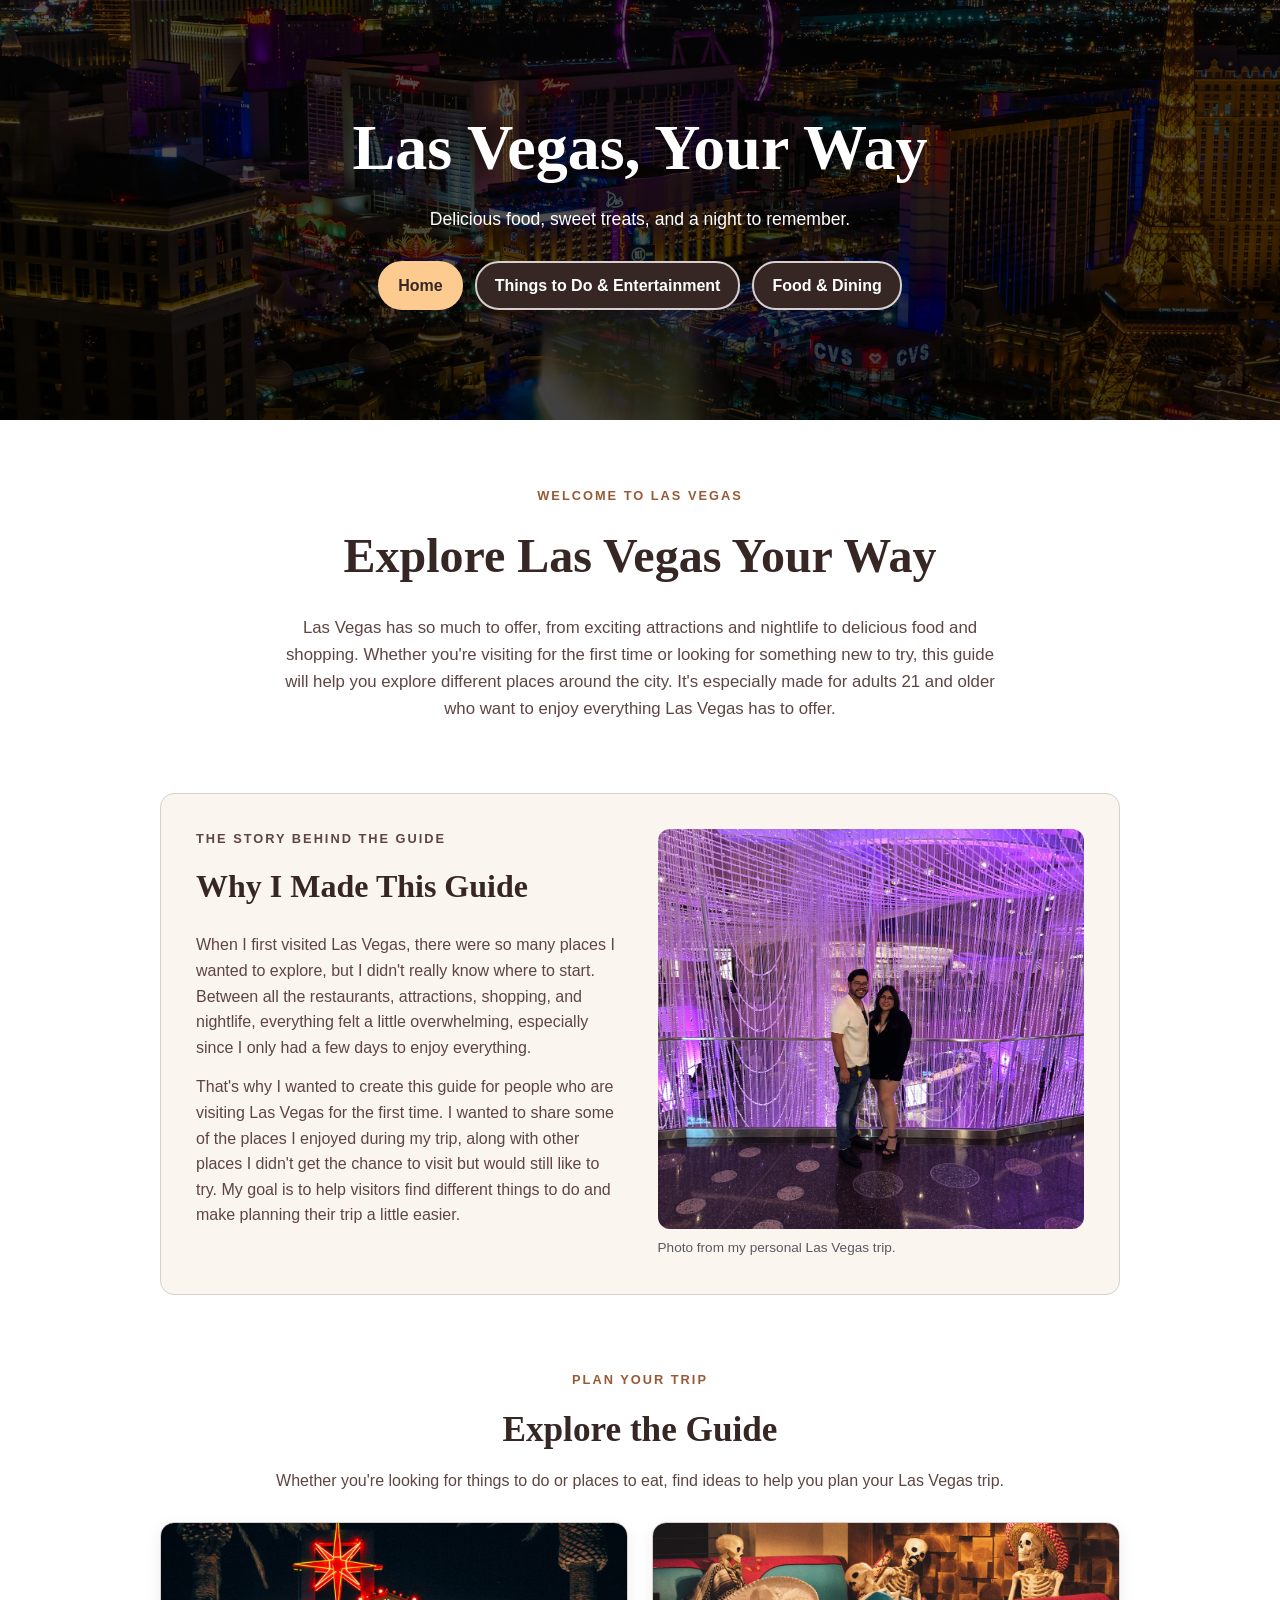
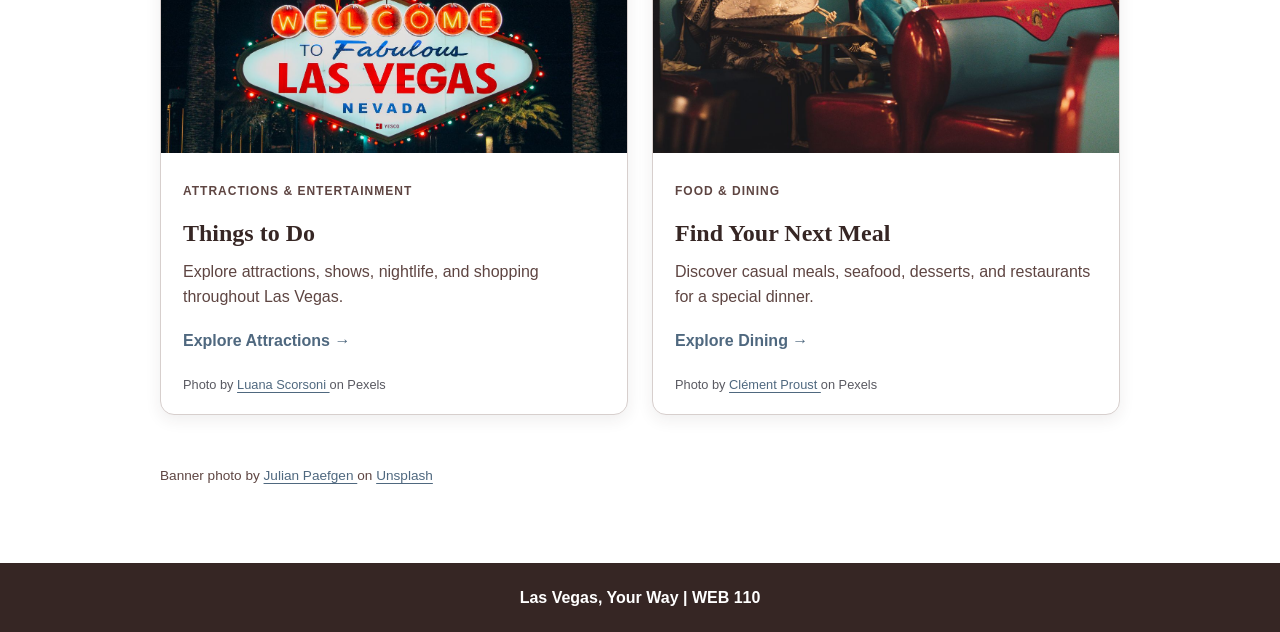
<file: index.html>
<!doctype html>
<!-- 1. I set up my page with HTML5 and English. -->
<html lang="en">
  <head>
    <!-- 2. I made sure my website works on different screen sizes. -->
    <meta charset="UTF-8" />
    <meta name="viewport" content="width=device-width, initial-scale=1.0" />

    <!-- 3. I added the title for my browser tab. -->
    <title>Las Vegas, Your Way | Travel Guide</title>

    <!-- 4. I linked my stylesheet to the page. -->
    <link rel="stylesheet" href="css/style.css" />
  </head>

  <body class="home-page">
    <!-- Module 12: I added a skip link to make keyboard navigation easier. -->
    <a class="skip-link" href="#main-content">Skip to main content</a>

    <!-- 5. I kept my Las Vegas photo banner and navigation. -->
    <header>
      <div class="hero-content">
        <p class="site-title">Las Vegas, Your Way</p>
        <p class="site-tagline">
          Delicious food, sweet treats, and a night to remember.
        </p>

        <nav aria-label="Main navigation">
          <ul>
            <li><a href="index.html" aria-current="page">Home</a></li>
            <li>
              <a href="things-to-do.html"> Things to Do &amp; Entertainment </a>
            </li>
            <li><a href="dining.html">Food &amp; Dining</a></li>
          </ul>
        </nav>
      </div>
    </header>

    <!-- Module 12: I added an ID so my skip link goes to the main content. -->
    <main id="main-content" tabindex="-1">
      <!-- 6. I added a welcome section with a short introduction. -->
      <div class="home-intro">
        <p class="eyebrow">WELCOME TO LAS VEGAS</p>
        <h1>Explore Las Vegas Your Way</h1>

        <p>
          Las Vegas has so much to offer, from exciting attractions and
          nightlife to delicious food and shopping. Whether you're visiting for
          the first time or looking for something new to try, this guide will
          help you explore different places around the city. It's especially
          made for adults 21 and older who want to enjoy everything Las Vegas
          has to offer.
        </p>
      </div>

      <!-- 7. I gave my personal story its own layout with a picture. -->
      <section class="story-section">
        <div class="story-text">
          <p class="eyebrow">THE STORY BEHIND THE GUIDE</p>
          <h2>Why I Made This Guide</h2>

          <p>
            When I first visited Las Vegas, there were so many places I wanted
            to explore, but I didn't really know where to start. Between all the
            restaurants, attractions, shopping, and nightlife, everything felt a
            little overwhelming, especially since I only had a few days to enjoy
            everything.
          </p>

          <p>
            That's why I wanted to create this guide for people who are visiting
            Las Vegas for the first time. I wanted to share some of the places I
            enjoyed during my trip, along with other places I didn't get the
            chance to visit but would still like to try. My goal is to help
            visitors find different things to do and make planning their trip a
            little easier.
          </p>
        </div>

        <!-- 8. I added a picture from my own Las Vegas trip. -->
        <figure class="story-image">
          <img
            src="images/kikoandivegas.jpg"
            alt="My boyfriend and me standing together in front of purple hanging lights during our Las Vegas trip"
          />
          <figcaption>Photo from my personal Las Vegas trip.</figcaption>
        </figure>
      </section>

      <!-- 9. I added two picture cards to help visitors explore my other pages. -->
      <section class="featured-section">
        <div class="featured-heading">
          <p class="eyebrow">PLAN YOUR TRIP</p>
          <h2>Explore the Guide</h2>
          <p>
            Whether you're looking for things to do or places to eat, find ideas
            to help you plan your Las Vegas trip.
          </p>
        </div>

        <div class="featured-cards">
          <!-- 10. I used the Las Vegas welcome sign for my Things to Do card. -->
          <article class="feature-card">
            <a class="feature-link" href="things-to-do.html">
              <div class="feature-image">
                <img
                  src="images/things-to-do-homepage.jpg"
                  alt="Welcome to Fabulous Las Vegas Nevada sign illuminated at night with palm trees"
                />
              </div>

              <div class="feature-content">
                <p class="feature-category">ATTRACTIONS &amp; ENTERTAINMENT</p>
                <h3>Things to Do</h3>
                <p>
                  Explore attractions, shows, nightlife, and shopping throughout
                  Las Vegas.
                </p>
                <span class="feature-action"> Explore Attractions &rarr; </span>
              </div>
            </a>

            <p class="feature-credit">
              Photo by
              <a
                href="https://www.pexels.com/photo/iconic-welcome-to-fabulous-las-vegas-sign-at-night-33448109/"
              >
                Luana Scorsoni
              </a>
              on Pexels
            </p>
          </article>

          <!-- 11. I changed my Food & Dining card to a restaurant photo. -->
          <article class="feature-card">
            <a class="feature-link" href="dining.html">
              <div class="feature-image">
                <img
                  src="images/food-and-dining-homepage.jpg"
                  alt="Restaurant booths with colorful seating and skeleton decorations wearing sombreros"
                />
              </div>

              <div class="feature-content">
                <p class="feature-category">FOOD &amp; DINING</p>
                <h3>Find Your Next Meal</h3>
                <p>
                  Discover casual meals, seafood, desserts, and restaurants for
                  a special dinner.
                </p>
                <span class="feature-action"> Explore Dining &rarr; </span>
              </div>
            </a>

            <!-- I credited the photographer of my restaurant photo. -->
            <p class="feature-credit">
              Photo by
              <a
                href="https://www.pexels.com/photo/decoration-of-skeletons-with-hats-sitting-at-a-table-in-a-restaurant-16635697/"
              >
                Clément Proust
              </a>
              on Pexels
            </p>
          </article>
        </div>
      </section>

      <!-- 12. I kept the photographer credit for my Las Vegas banner. -->
      <p class="banner-credit">
        Banner photo by
        <a href="https://unsplash.com/@julianpaefgen"> Julian Paefgen </a>
        on
        <a
          href="https://unsplash.com/photos/city-with-lights-turned-on-during-night-time-uxU_jyu9e7U"
        >
          Unsplash
        </a>
      </p>
    </main>

    <!-- 13. I kept the footer consistent with my other pages. -->
    <footer>
      <p>Las Vegas, Your Way | WEB 110</p>
    </footer>
  </body>
</html>
</file>
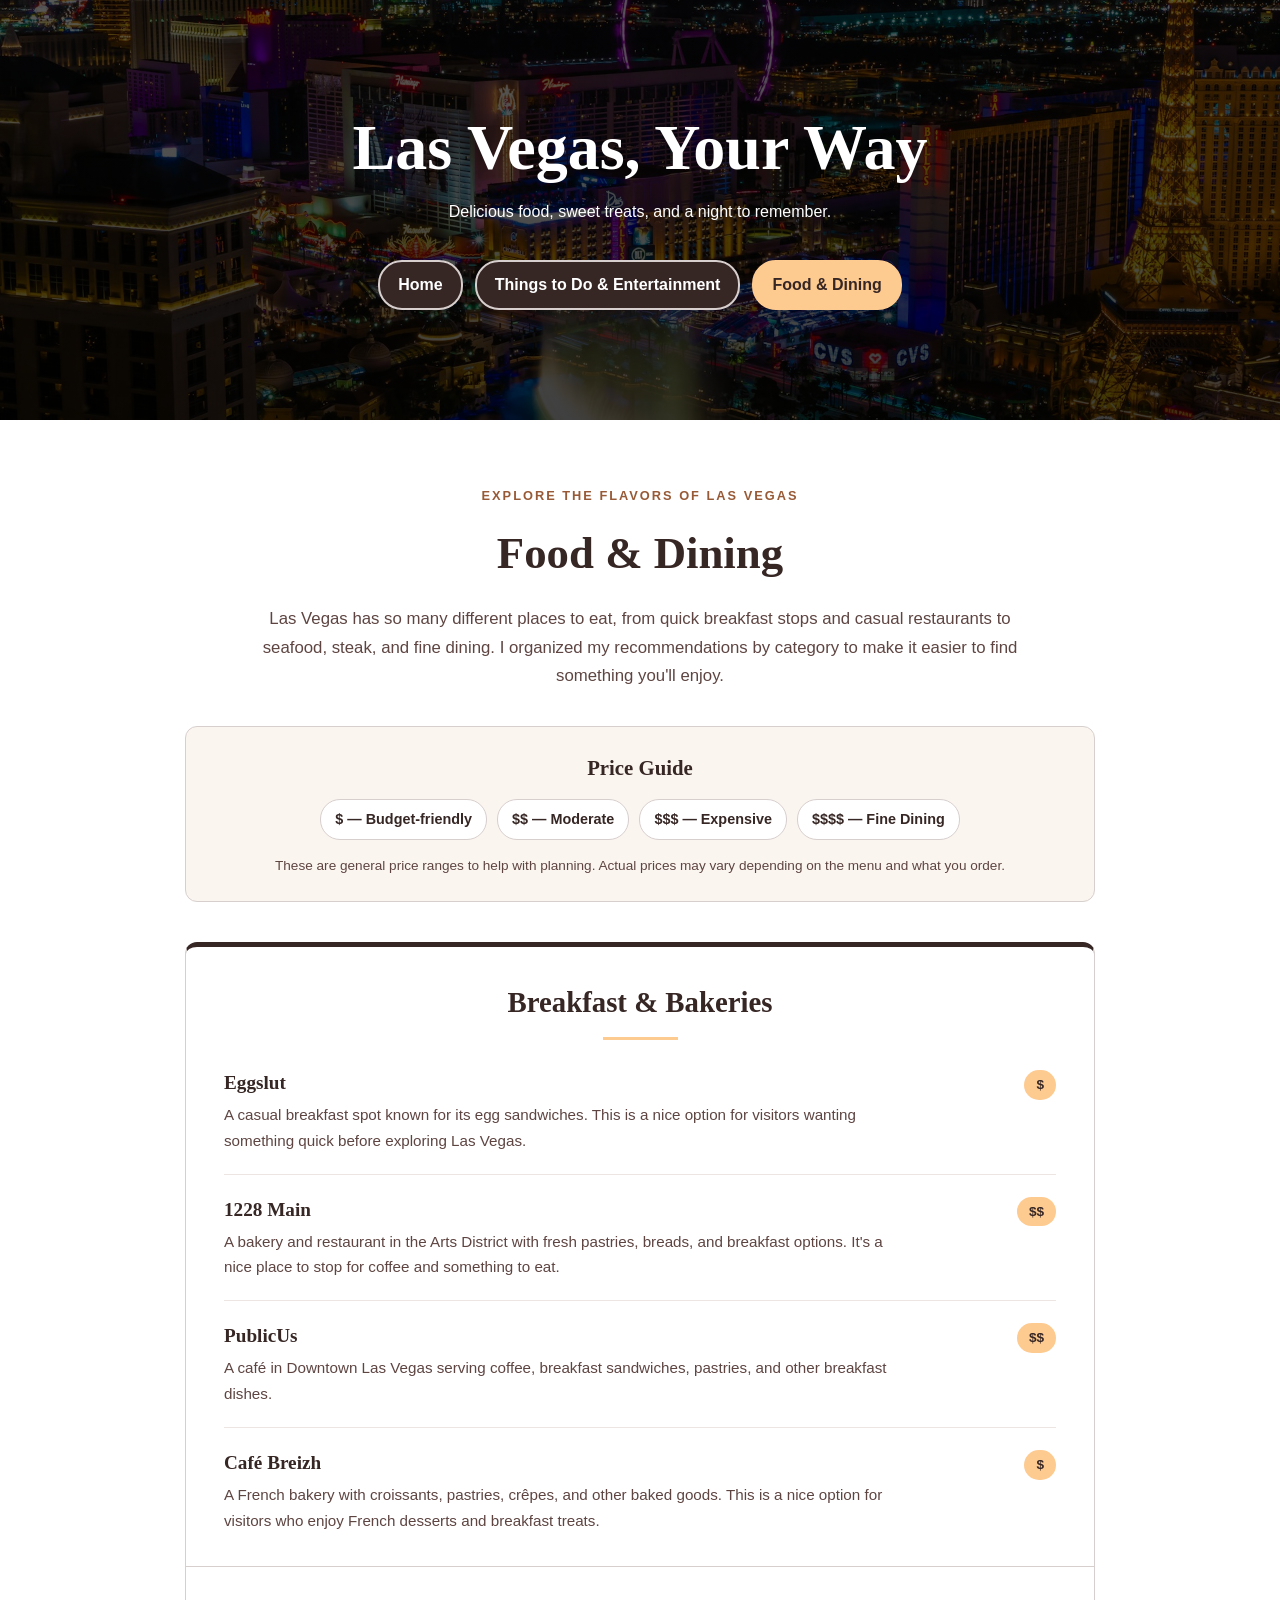
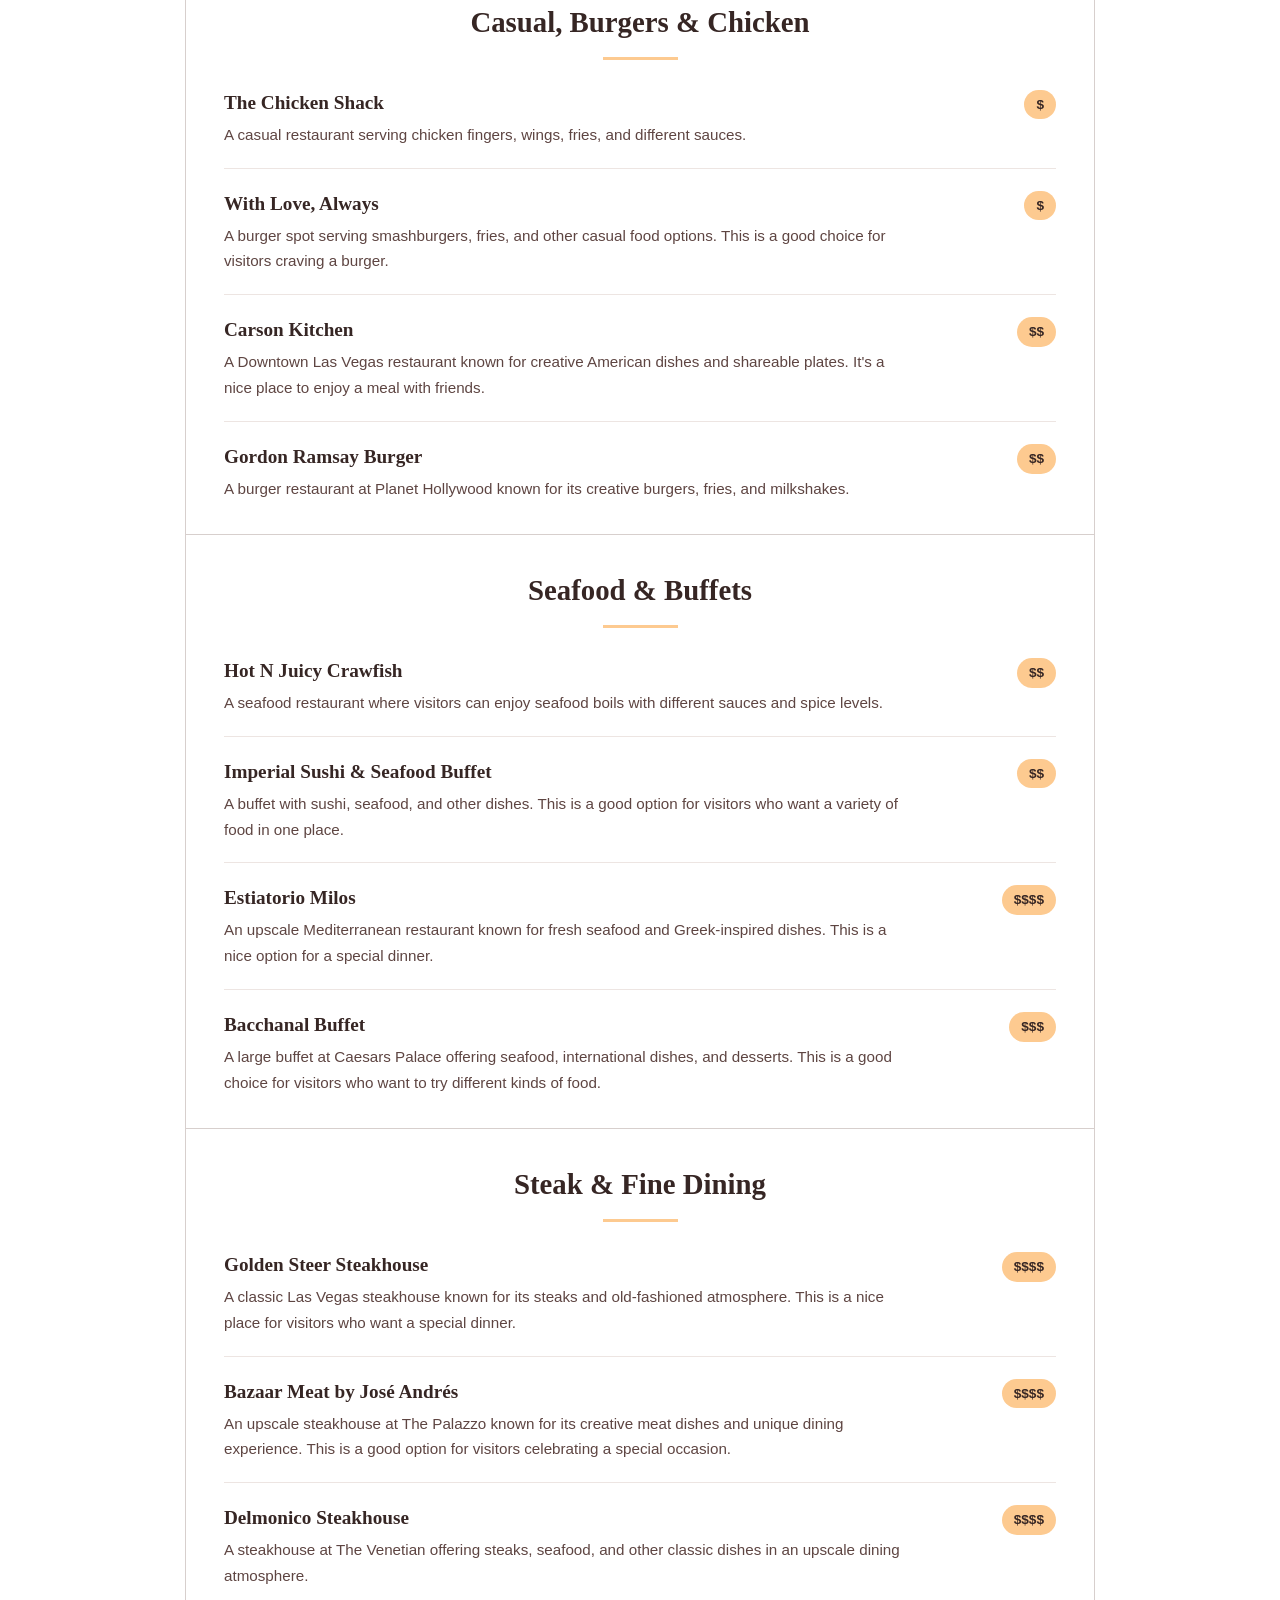
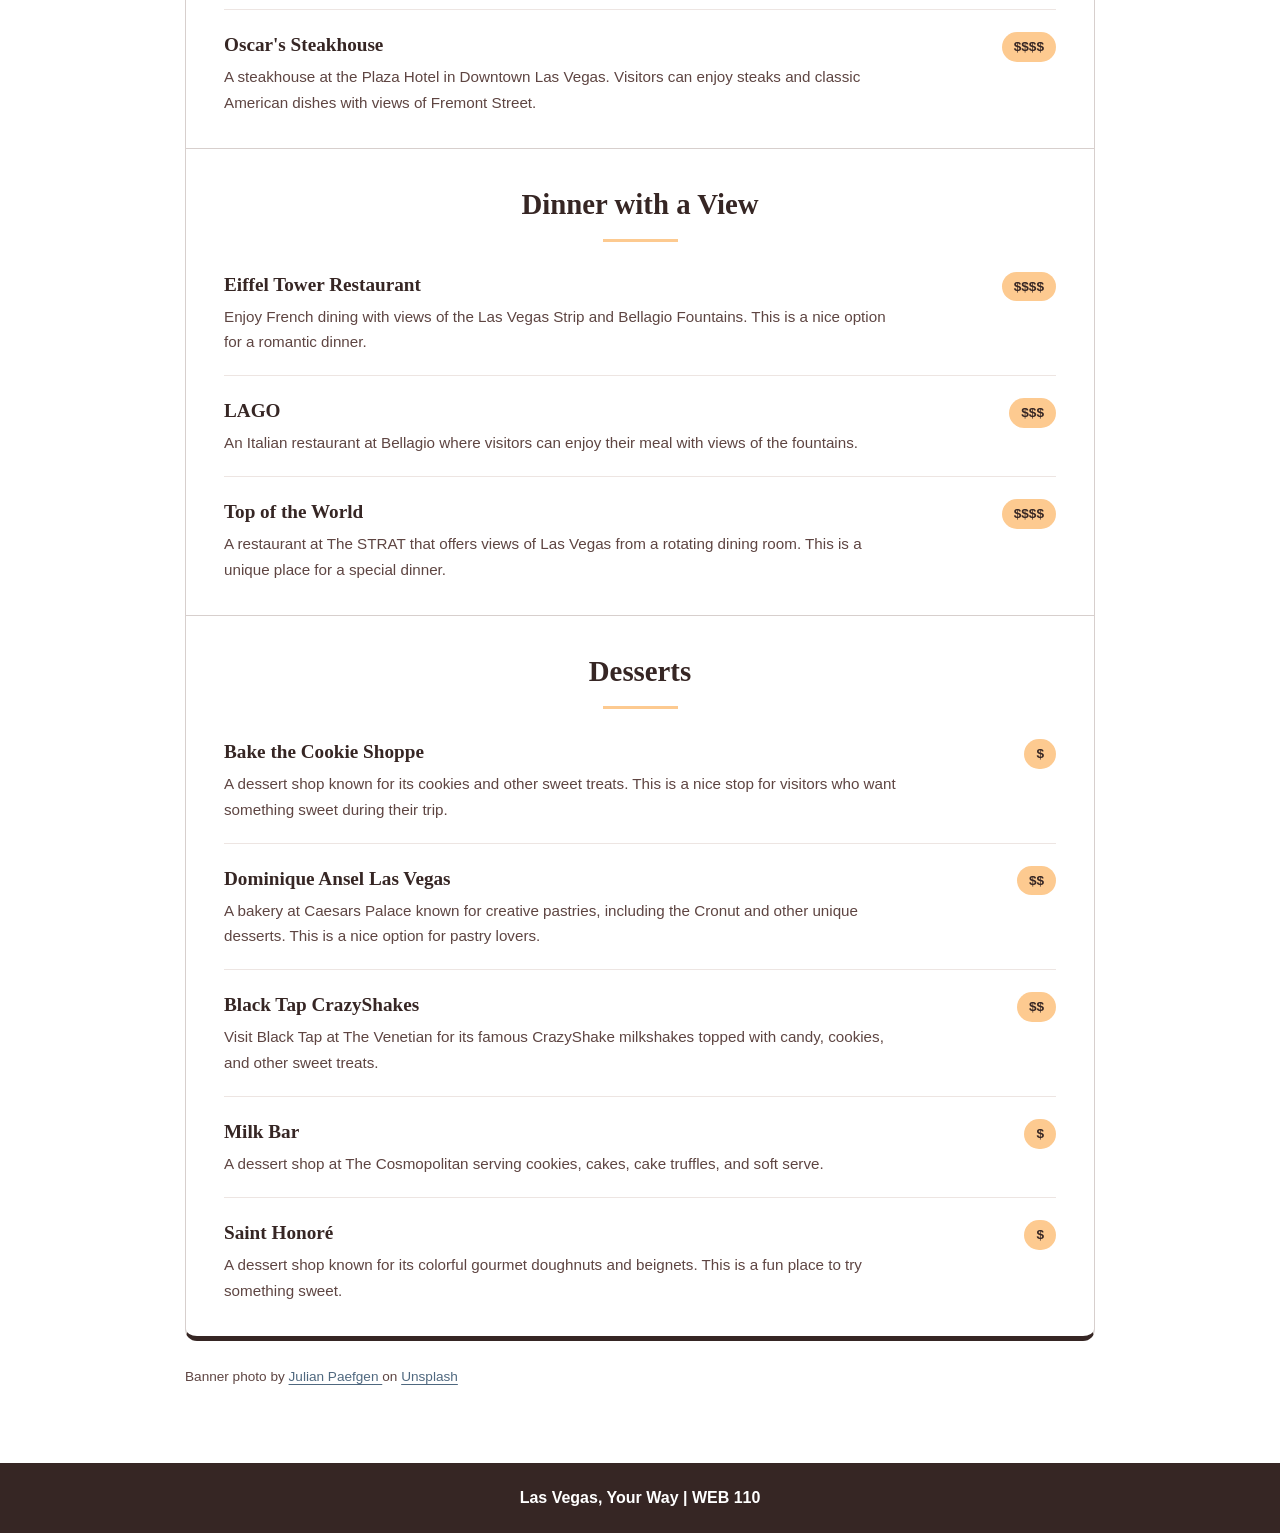
<file: dining.html>
<!doctype html>
<html lang="en">
  <head>
    <meta charset="UTF-8" />
    <meta name="viewport" content="width=device-width, initial-scale=1.0" />
    <title>Food &amp; Dining | Las Vegas, Your Way</title>
    <link rel="stylesheet" href="css/style.css" />
  </head>

  <body class="dining-page">
    <!-- I added a skip link to make keyboard navigation easier. -->
    <a class="skip-link" href="#main-content">Skip to main content</a>

    <header>
      <p class="site-title">Las Vegas, Your Way</p>
      <p>Delicious food, sweet treats, and a night to remember.</p>

      <nav aria-label="Main navigation">
        <ul>
          <li><a href="index.html">Home</a></li>
          <li>
            <a href="things-to-do.html"> Things to Do &amp; Entertainment </a>
          </li>
          <li>
            <a href="dining.html" aria-current="page"> Food &amp; Dining </a>
          </li>
        </ul>
      </nav>
    </header>

    <!-- I added an ID so the skip link goes to my main content. -->
    <main id="main-content" tabindex="-1">
      <div class="dining-intro">
        <p class="eyebrow">EXPLORE THE FLAVORS OF LAS VEGAS</p>
        <h1>Food &amp; Dining</h1>

        <p>
          Las Vegas has so many different places to eat, from quick breakfast
          stops and casual restaurants to seafood, steak, and fine dining. I
          organized my recommendations by category to make it easier to find
          something you'll enjoy.
        </p>
      </div>

      <!-- I added a price guide to help visitors compare restaurants. -->
      <div class="price-guide">
        <h2>Price Guide</h2>

        <div class="price-options">
          <span>$ — Budget-friendly</span>
          <span>$$ — Moderate</span>
          <span>$$$ — Expensive</span>
          <span>$$$$ — Fine Dining</span>
        </div>

        <p>
          These are general price ranges to help with planning. Actual prices
          may vary depending on the menu and what you order.
        </p>
      </div>

      <!-- I grouped my breakfast restaurants and bakeries together. -->
      <section class="menu-section">
        <h2>Breakfast &amp; Bakeries</h2>

        <div class="restaurant-item">
          <div class="restaurant-heading">
            <h3>Eggslut</h3>
            <span class="price-level" aria-label="Budget-friendly">$</span>
          </div>
          <p>
            A casual breakfast spot known for its egg sandwiches. This is a nice
            option for visitors wanting something quick before exploring Las
            Vegas.
          </p>
        </div>

        <div class="restaurant-item">
          <div class="restaurant-heading">
            <h3>1228 Main</h3>
            <span class="price-level" aria-label="Moderate">$$</span>
          </div>
          <p>
            A bakery and restaurant in the Arts District with fresh pastries,
            breads, and breakfast options. It's a nice place to stop for coffee
            and something to eat.
          </p>
        </div>

        <div class="restaurant-item">
          <div class="restaurant-heading">
            <h3>PublicUs</h3>
            <span class="price-level" aria-label="Moderate">$$</span>
          </div>
          <p>
            A café in Downtown Las Vegas serving coffee, breakfast sandwiches,
            pastries, and other breakfast dishes.
          </p>
        </div>

        <div class="restaurant-item">
          <div class="restaurant-heading">
            <h3>Café Breizh</h3>
            <span class="price-level" aria-label="Budget-friendly">$</span>
          </div>
          <p>
            A French bakery with croissants, pastries, crêpes, and other baked
            goods. This is a nice option for visitors who enjoy French desserts
            and breakfast treats.
          </p>
        </div>
      </section>

      <!-- I added casual places for chicken, burgers, and American food. -->
      <section class="menu-section">
        <h2>Casual, Burgers &amp; Chicken</h2>

        <div class="restaurant-item">
          <div class="restaurant-heading">
            <h3>The Chicken Shack</h3>
            <span class="price-level" aria-label="Budget-friendly">$</span>
          </div>
          <p>
            A casual restaurant serving chicken fingers, wings, fries, and
            different sauces.
          </p>
        </div>

        <div class="restaurant-item">
          <div class="restaurant-heading">
            <h3>With Love, Always</h3>
            <span class="price-level" aria-label="Budget-friendly">$</span>
          </div>
          <p>
            A burger spot serving smashburgers, fries, and other casual food
            options. This is a good choice for visitors craving a burger.
          </p>
        </div>

        <div class="restaurant-item">
          <div class="restaurant-heading">
            <h3>Carson Kitchen</h3>
            <span class="price-level" aria-label="Moderate">$$</span>
          </div>
          <p>
            A Downtown Las Vegas restaurant known for creative American dishes
            and shareable plates. It's a nice place to enjoy a meal with
            friends.
          </p>
        </div>

        <div class="restaurant-item">
          <div class="restaurant-heading">
            <h3>Gordon Ramsay Burger</h3>
            <span class="price-level" aria-label="Moderate">$$</span>
          </div>
          <p>
            A burger restaurant at Planet Hollywood known for its creative
            burgers, fries, and milkshakes.
          </p>
        </div>
      </section>

      <!-- I kept my seafood favorites and added more upscale options. -->
      <section class="menu-section">
        <h2>Seafood &amp; Buffets</h2>

        <div class="restaurant-item">
          <div class="restaurant-heading">
            <h3>Hot N Juicy Crawfish</h3>
            <span class="price-level" aria-label="Moderate">$$</span>
          </div>
          <p>
            A seafood restaurant where visitors can enjoy seafood boils with
            different sauces and spice levels.
          </p>
        </div>

        <div class="restaurant-item">
          <div class="restaurant-heading">
            <h3>Imperial Sushi &amp; Seafood Buffet</h3>
            <span class="price-level" aria-label="Moderate">$$</span>
          </div>
          <p>
            A buffet with sushi, seafood, and other dishes. This is a good
            option for visitors who want a variety of food in one place.
          </p>
        </div>

        <div class="restaurant-item">
          <div class="restaurant-heading">
            <h3>Estiatorio Milos</h3>
            <span class="price-level" aria-label="Fine dining">$$$$</span>
          </div>
          <p>
            An upscale Mediterranean restaurant known for fresh seafood and
            Greek-inspired dishes. This is a nice option for a special dinner.
          </p>
        </div>

        <div class="restaurant-item">
          <div class="restaurant-heading">
            <h3>Bacchanal Buffet</h3>
            <span class="price-level" aria-label="Expensive">$$$</span>
          </div>
          <p>
            A large buffet at Caesars Palace offering seafood, international
            dishes, and desserts. This is a good choice for visitors who want to
            try different kinds of food.
          </p>
        </div>
      </section>

      <!-- I grouped my steakhouses together for special dinners. -->
      <section class="menu-section">
        <h2>Steak &amp; Fine Dining</h2>

        <div class="restaurant-item">
          <div class="restaurant-heading">
            <h3>Golden Steer Steakhouse</h3>
            <span class="price-level" aria-label="Fine dining">$$$$</span>
          </div>
          <p>
            A classic Las Vegas steakhouse known for its steaks and
            old-fashioned atmosphere. This is a nice place for visitors who want
            a special dinner.
          </p>
        </div>

        <div class="restaurant-item">
          <div class="restaurant-heading">
            <h3>Bazaar Meat by José Andrés</h3>
            <span class="price-level" aria-label="Fine dining">$$$$</span>
          </div>
          <p>
            An upscale steakhouse at The Palazzo known for its creative meat
            dishes and unique dining experience. This is a good option for
            visitors celebrating a special occasion.
          </p>
        </div>

        <div class="restaurant-item">
          <div class="restaurant-heading">
            <h3>Delmonico Steakhouse</h3>
            <span class="price-level" aria-label="Fine dining">$$$$</span>
          </div>
          <p>
            A steakhouse at The Venetian offering steaks, seafood, and other
            classic dishes in an upscale dining atmosphere.
          </p>
        </div>

        <div class="restaurant-item">
          <div class="restaurant-heading">
            <h3>Oscar's Steakhouse</h3>
            <span class="price-level" aria-label="Fine dining">$$$$</span>
          </div>
          <p>
            A steakhouse at the Plaza Hotel in Downtown Las Vegas. Visitors can
            enjoy steaks and classic American dishes with views of Fremont
            Street.
          </p>
        </div>
      </section>

      <!-- I kept the restaurants with views in their own category. -->
      <section class="menu-section">
        <h2>Dinner with a View</h2>

        <div class="restaurant-item">
          <div class="restaurant-heading">
            <h3>Eiffel Tower Restaurant</h3>
            <span class="price-level" aria-label="Fine dining">$$$$</span>
          </div>
          <p>
            Enjoy French dining with views of the Las Vegas Strip and Bellagio
            Fountains. This is a nice option for a romantic dinner.
          </p>
        </div>

        <div class="restaurant-item">
          <div class="restaurant-heading">
            <h3>LAGO</h3>
            <span class="price-level" aria-label="Expensive">$$$</span>
          </div>
          <p>
            An Italian restaurant at Bellagio where visitors can enjoy their
            meal with views of the fountains.
          </p>
        </div>

        <div class="restaurant-item">
          <div class="restaurant-heading">
            <h3>Top of the World</h3>
            <span class="price-level" aria-label="Fine dining">$$$$</span>
          </div>
          <p>
            A restaurant at The STRAT that offers views of Las Vegas from a
            rotating dining room. This is a unique place for a special dinner.
          </p>
        </div>
      </section>

      <!-- I included different dessert places for cookies, pastries, and milkshakes. -->
      <section class="menu-section">
        <h2>Desserts</h2>

        <div class="restaurant-item">
          <div class="restaurant-heading">
            <h3>Bake the Cookie Shoppe</h3>
            <span class="price-level" aria-label="Budget-friendly">$</span>
          </div>
          <p>
            A dessert shop known for its cookies and other sweet treats. This is
            a nice stop for visitors who want something sweet during their trip.
          </p>
        </div>

        <div class="restaurant-item">
          <div class="restaurant-heading">
            <h3>Dominique Ansel Las Vegas</h3>
            <span class="price-level" aria-label="Moderate">$$</span>
          </div>
          <p>
            A bakery at Caesars Palace known for creative pastries, including
            the Cronut and other unique desserts. This is a nice option for
            pastry lovers.
          </p>
        </div>

        <div class="restaurant-item">
          <div class="restaurant-heading">
            <h3>Black Tap CrazyShakes</h3>
            <span class="price-level" aria-label="Moderate">$$</span>
          </div>
          <p>
            Visit Black Tap at The Venetian for its famous CrazyShake milkshakes
            topped with candy, cookies, and other sweet treats.
          </p>
        </div>

        <div class="restaurant-item">
          <div class="restaurant-heading">
            <h3>Milk Bar</h3>
            <span class="price-level" aria-label="Budget-friendly">$</span>
          </div>
          <p>
            A dessert shop at The Cosmopolitan serving cookies, cakes, cake
            truffles, and soft serve.
          </p>
        </div>

        <div class="restaurant-item">
          <div class="restaurant-heading">
            <h3>Saint Honoré</h3>
            <span class="price-level" aria-label="Budget-friendly">$</span>
          </div>
          <p>
            A dessert shop known for its colorful gourmet doughnuts and
            beignets. This is a fun place to try something sweet.
          </p>
        </div>
      </section>

      <p class="banner-credit">
        Banner photo by
        <a href="https://unsplash.com/@julianpaefgen"> Julian Paefgen </a>
        on
        <a
          href="https://unsplash.com/photos/city-with-lights-turned-on-during-night-time-uxU_jyu9e7U"
        >
          Unsplash
        </a>
      </p>
    </main>

    <footer>
      <p>Las Vegas, Your Way | WEB 110</p>
    </footer>
  </body>
</html>
</file>
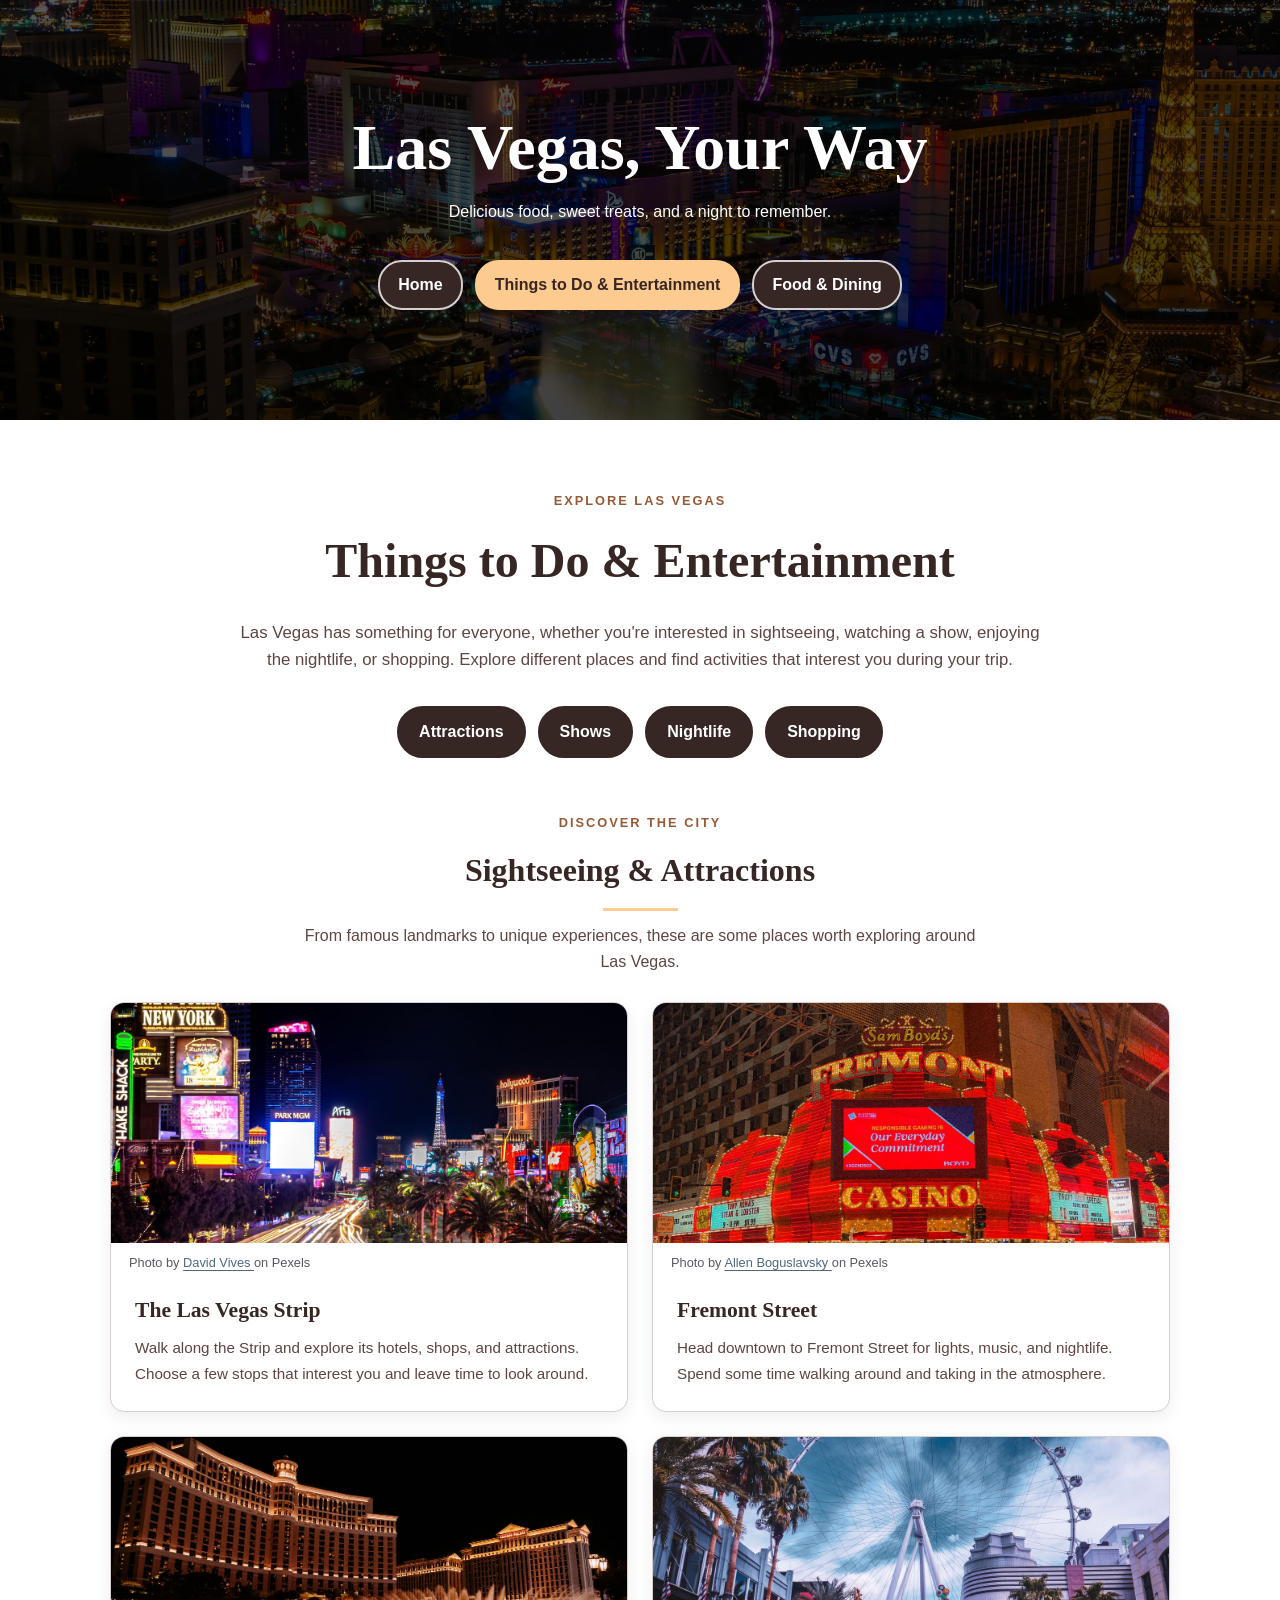
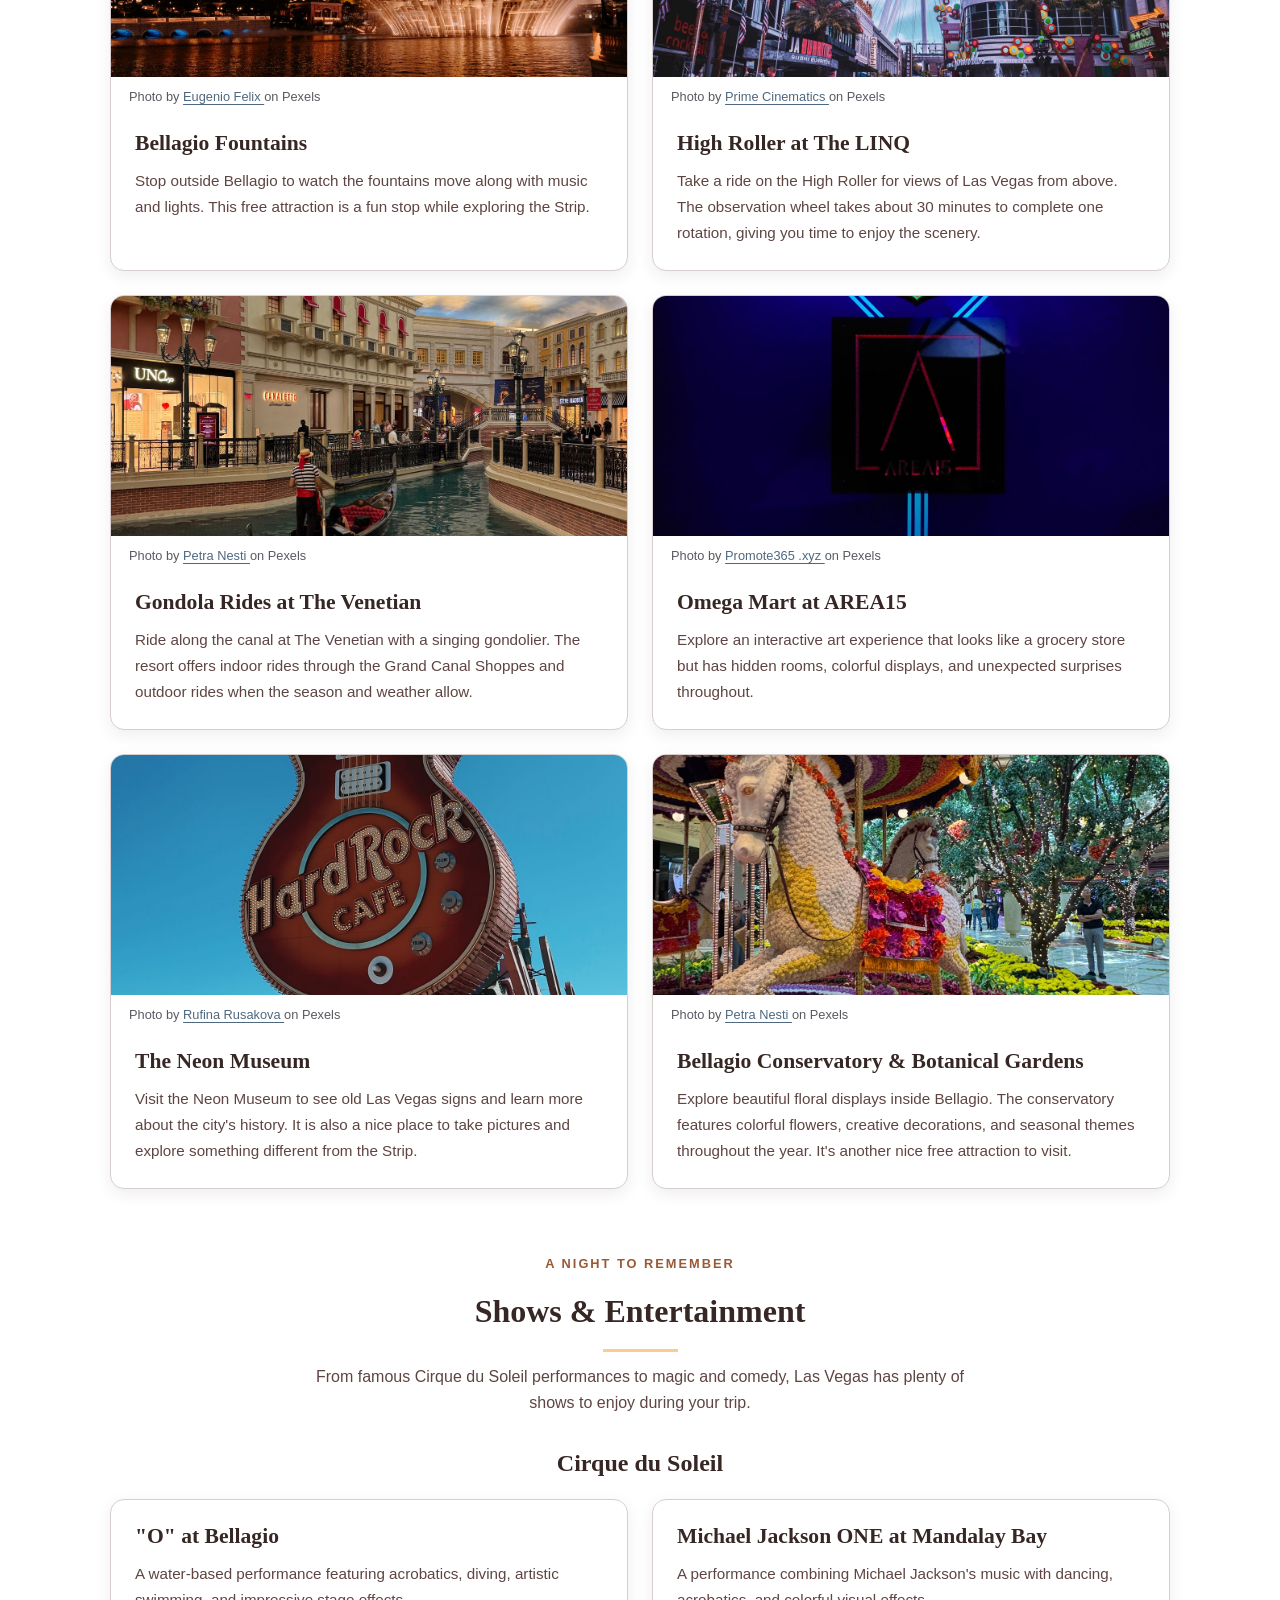
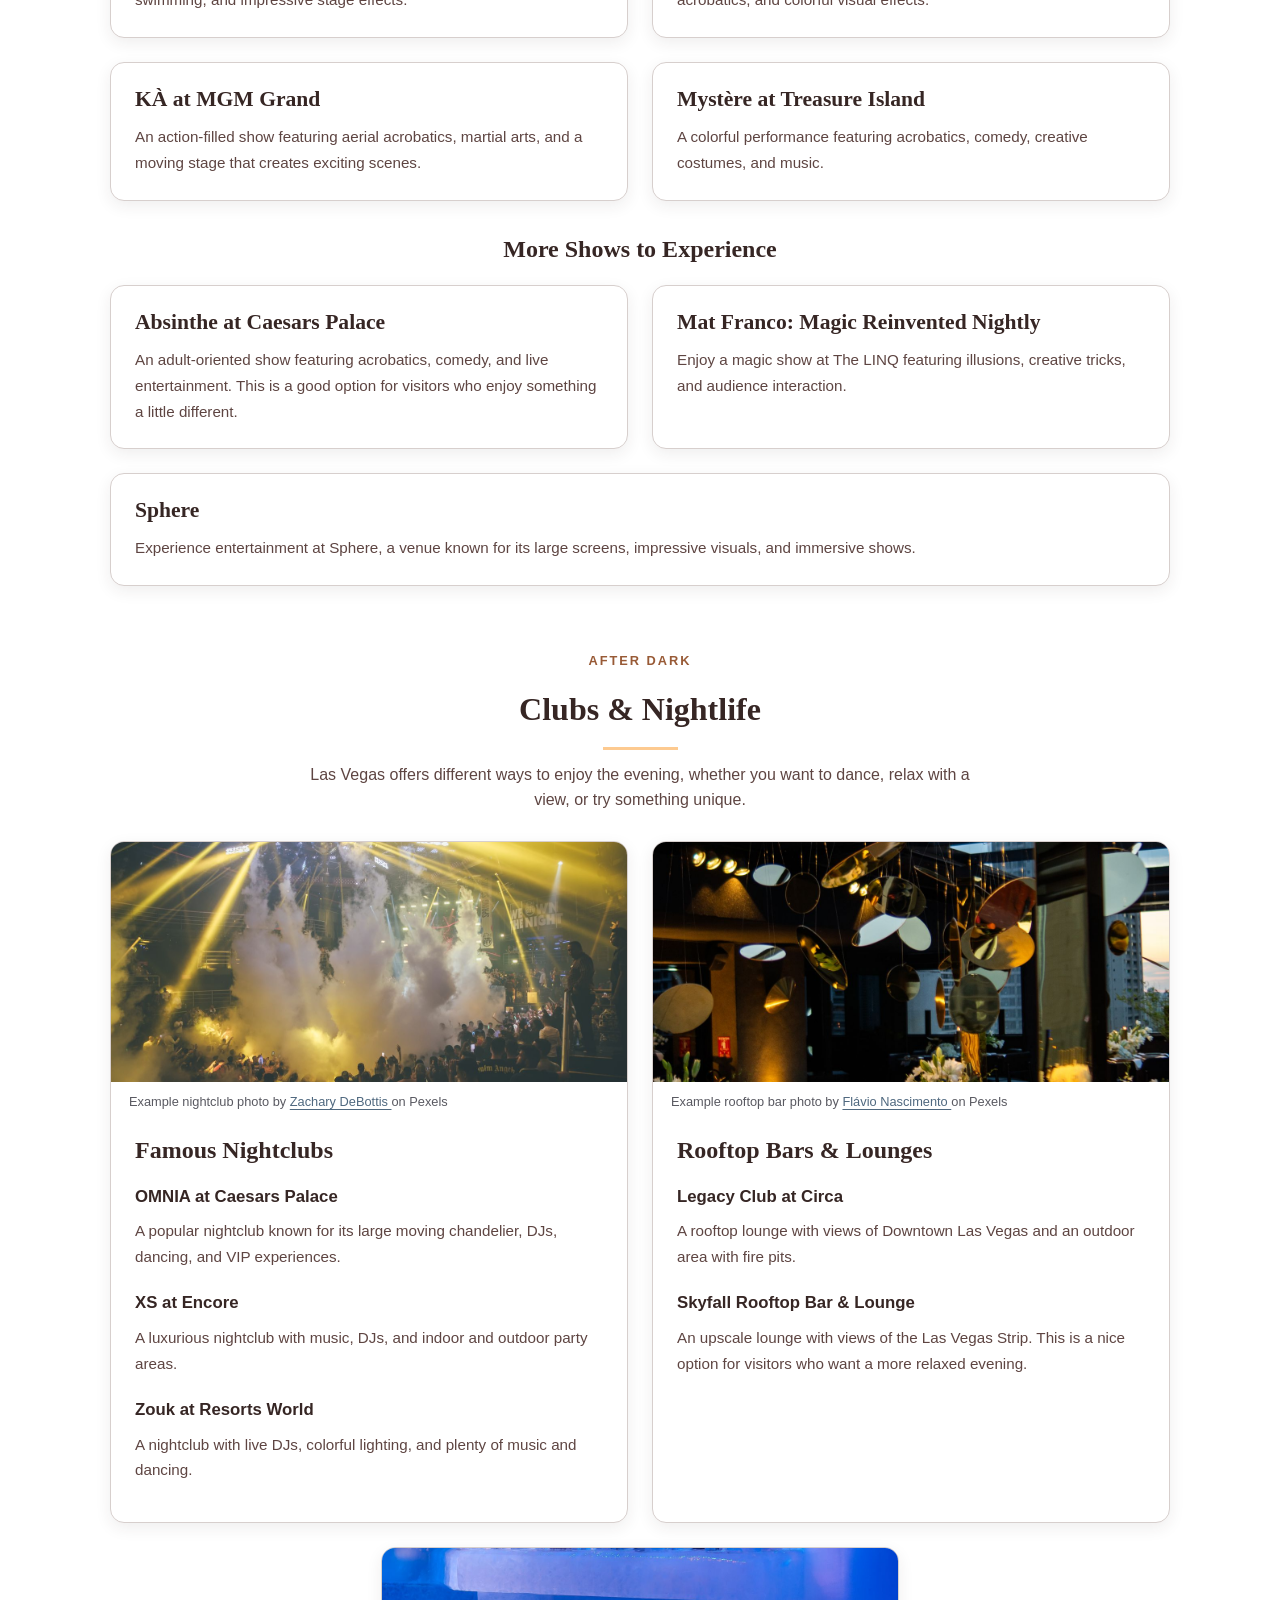
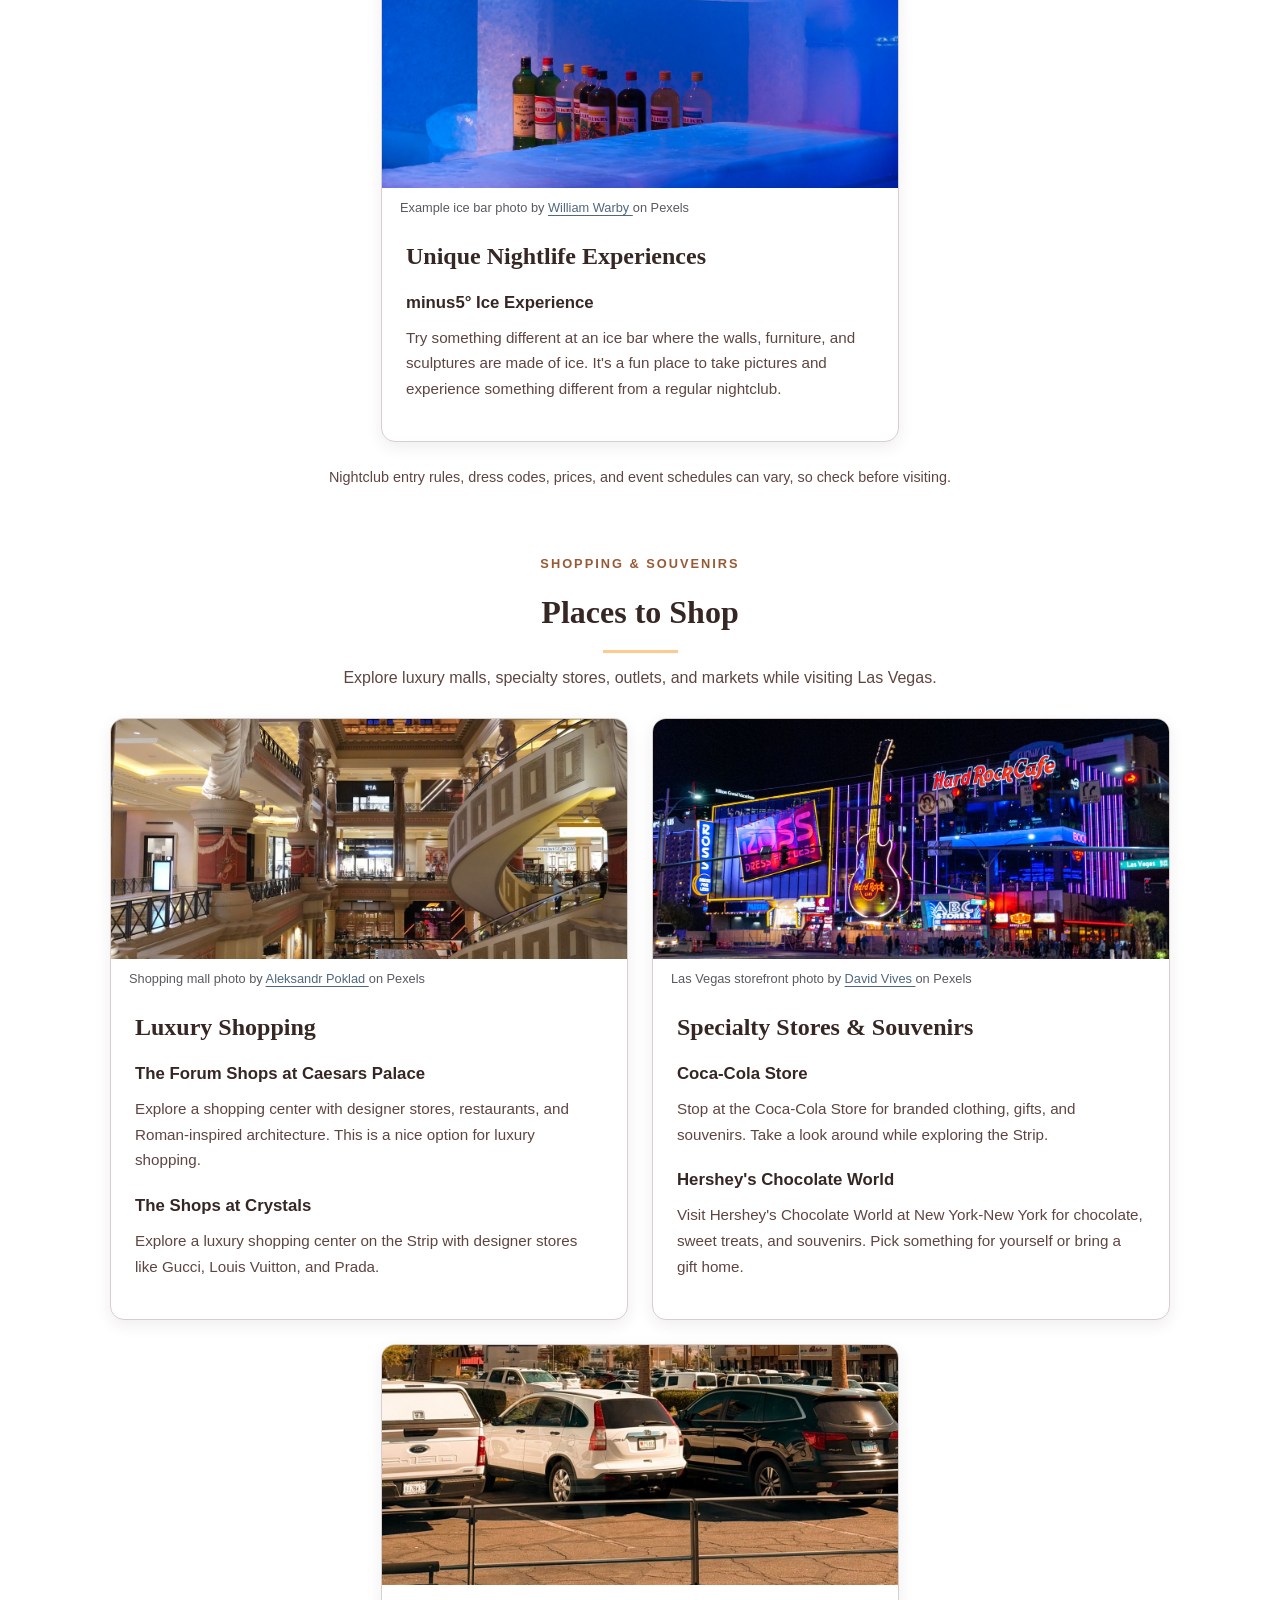
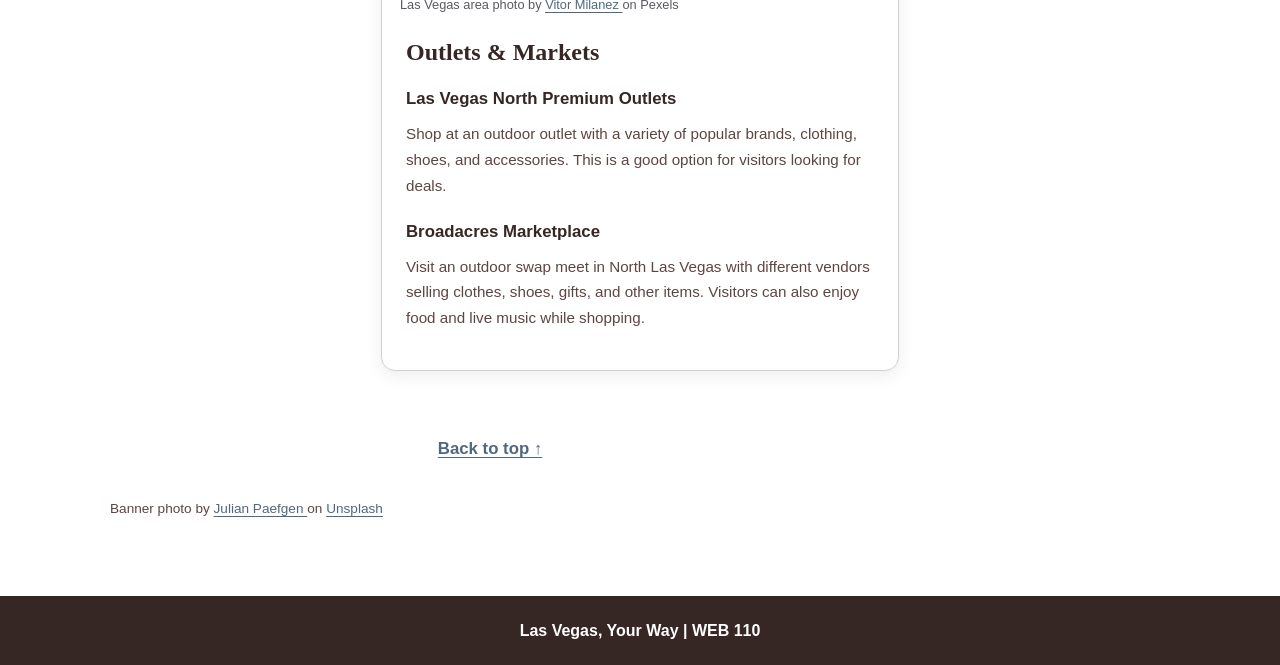
<file: things-to-do.html>
<!doctype html>
<html lang="en">
  <head>
    <meta charset="UTF-8" />
    <meta name="viewport" content="width=device-width, initial-scale=1.0" />
    <title>Things to Do &amp; Entertainment | Las Vegas, Your Way</title>
    <link rel="stylesheet" href="css/style.css" />
  </head>

  <body class="activity-page" id="top">
    <!-- I added a skip link to make keyboard navigation easier. -->
    <a class="skip-link" href="#main-content">Skip to main content</a>

    <header>
      <p class="site-title">Las Vegas, Your Way</p>
      <p>Delicious food, sweet treats, and a night to remember.</p>

      <nav aria-label="Main navigation">
        <ul>
          <li><a href="index.html">Home</a></li>
          <li>
            <a href="things-to-do.html" aria-current="page">
              Things to Do &amp; Entertainment
            </a>
          </li>
          <li><a href="dining.html">Food &amp; Dining</a></li>
        </ul>
      </nav>
    </header>

    <!-- I added an ID so the skip link goes to my main content. -->
    <main id="main-content" tabindex="-1">
      <div class="activity-intro">
        <p class="eyebrow">EXPLORE LAS VEGAS</p>
        <h1>Things to Do &amp; Entertainment</h1>
        <p>
          Las Vegas has something for everyone, whether you're interested in
          sightseeing, watching a show, enjoying the nightlife, or shopping.
          Explore different places and find activities that interest you during
          your trip.
        </p>
      </div>

      <!-- I added jump links so visitors can find each category faster. -->
      <nav class="section-jumps" aria-label="Explore page sections">
        <ul>
          <li><a href="#attractions">Attractions</a></li>
          <li><a href="#shows">Shows</a></li>
          <li><a href="#nightlife">Nightlife</a></li>
          <li><a href="#shopping">Shopping</a></li>
        </ul>
      </nav>

      <!-- I organized my sightseeing places into cards with pictures. -->
      <section class="activity-section" id="attractions">
        <div class="section-heading">
          <p class="eyebrow">DISCOVER THE CITY</p>
          <h2>Sightseeing &amp; Attractions</h2>
          <p>
            From famous landmarks to unique experiences, these are some places
            worth exploring around Las Vegas.
          </p>
        </div>

        <div class="activity-cards">
          <article class="activity-card">
            <figure>
              <img
                src="images/las-vegas-strip.jpg"
                alt="Las Vegas Strip at night with illuminated hotels, palm trees, and traffic light trails"
              />
              <figcaption>
                Photo by
                <a
                  href="https://www.pexels.com/photo/vibrant-nightlife-in-las-vegas-nevada-36015098/"
                >
                  David Vives
                </a>
                on Pexels
              </figcaption>
            </figure>

            <div class="activity-card-content">
              <h3>The Las Vegas Strip</h3>
              <p>
                Walk along the Strip and explore its hotels, shops, and
                attractions. Choose a few stops that interest you and leave time
                to look around.
              </p>
            </div>
          </article>

          <article class="activity-card">
            <figure>
              <img
                src="images/freemont-casino.jpg"
                alt="Fremont Casino illuminated with bright red neon lights in downtown Las Vegas"
              />
              <figcaption>
                Photo by
                <a
                  href="https://www.pexels.com/photo/vibrant-night-scene-of-fremont-casino-in-las-vegas-32760139/"
                >
                  Allen Boguslavsky
                </a>
                on Pexels
              </figcaption>
            </figure>

            <div class="activity-card-content">
              <h3>Fremont Street</h3>
              <p>
                Head downtown to Fremont Street for lights, music, and
                nightlife. Spend some time walking around and taking in the
                atmosphere.
              </p>
            </div>
          </article>

          <article class="activity-card">
            <figure>
              <img
                src="images/bellagio-fountains.jpg"
                alt="Bellagio Fountains performing at night with illuminated hotels in the background"
              />
              <figcaption>
                Photo by
                <a
                  href="https://www.pexels.com/photo/bellagio-fountain-show-28207239/"
                >
                  Eugenio Felix
                </a>
                on Pexels
              </figcaption>
            </figure>

            <div class="activity-card-content">
              <h3>Bellagio Fountains</h3>
              <p>
                Stop outside Bellagio to watch the fountains move along with
                music and lights. This free attraction is a fun stop while
                exploring the Strip.
              </p>
            </div>
          </article>

          <article class="activity-card">
            <figure>
              <img
                src="images/high-roller-vegas.jpg"
                alt="High Roller observation wheel above The LINQ Promenade with palm trees, shops, and visitors"
              />
              <figcaption>
                Photo by
                <a href="https://www.pexels.com/photo/people-walking-2316781/">
                  Prime Cinematics
                </a>
                on Pexels
              </figcaption>
            </figure>

            <div class="activity-card-content">
              <h3>High Roller at The LINQ</h3>
              <p>
                Take a ride on the High Roller for views of Las Vegas from
                above. The observation wheel takes about 30 minutes to complete
                one rotation, giving you time to enjoy the scenery.
              </p>
            </div>
          </article>

          <article class="activity-card">
            <figure>
              <img
                src="images/gondola-rides-vegas.jpg"
                alt="Gondolier guiding a gondola through the indoor canal at The Venetian in Las Vegas"
              />
              <figcaption>
                Photo by
                <a
                  href="https://www.pexels.com/photo/gondola-ride-inside-the-venetian-las-vegas-36567837/"
                >
                  Petra Nesti
                </a>
                on Pexels
              </figcaption>
            </figure>

            <div class="activity-card-content">
              <h3>Gondola Rides at The Venetian</h3>
              <p>
                Ride along the canal at The Venetian with a singing gondolier.
                The resort offers indoor rides through the Grand Canal Shoppes
                and outdoor rides when the season and weather allow.
              </p>
            </div>
          </article>

          <article class="activity-card">
            <figure>
              <img
                src="images/omega-mart-vegas.jpg"
                alt="AREA15 sign surrounded by neon artwork and purple lighting"
              />
              <figcaption>
                Photo by
                <a
                  href="https://www.pexels.com/photo/art-dark-neon-desktop-5688147/"
                >
                  Promote365 .xyz
                </a>
                on Pexels
              </figcaption>
            </figure>

            <div class="activity-card-content">
              <h3>Omega Mart at AREA15</h3>
              <p>
                Explore an interactive art experience that looks like a grocery
                store but has hidden rooms, colorful displays, and unexpected
                surprises throughout.
              </p>
            </div>
          </article>

          <article class="activity-card">
            <figure>
              <img
                class="neon-museum-img"
                src="images/the-neon-museum.jpg"
                alt="Large vintage Hard Rock Cafe guitar sign displayed outdoors at the Neon Museum in Las Vegas"
              />
              <figcaption>
                Photo by
                <a
                  href="https://www.pexels.com/photo/iconic-hard-rock-cafe-guitar-sign-in-neon-museum-29698143/"
                >
                  Rufina Rusakova
                </a>
                on Pexels
              </figcaption>
            </figure>

            <div class="activity-card-content">
              <h3>The Neon Museum</h3>
              <p>
                Visit the Neon Museum to see old Las Vegas signs and learn more
                about the city's history. It is also a nice place to take
                pictures and explore something different from the Strip.
              </p>
            </div>
          </article>

          <article class="activity-card">
            <figure>
              <img
                src="images/the-bellagio-inside.jpg"
                alt="Colorful floral carousel horses surrounded by flowers inside the Bellagio Conservatory"
              />
              <figcaption>
                Photo by
                <a
                  href="https://www.pexels.com/photo/floral-carousel-in-las-vegas-conservatory-display-36567834/"
                >
                  Petra Nesti
                </a>
                on Pexels
              </figcaption>
            </figure>

            <div class="activity-card-content">
              <h3>Bellagio Conservatory &amp; Botanical Gardens</h3>
              <p>
                Explore beautiful floral displays inside Bellagio. The
                conservatory features colorful flowers, creative decorations,
                and seasonal themes throughout the year. It's another nice free
                attraction to visit.
              </p>
            </div>
          </article>
        </div>
      </section>

      <!-- I grouped my shows to make the section easier to follow. -->
      <section class="activity-section" id="shows">
        <div class="section-heading">
          <p class="eyebrow">A NIGHT TO REMEMBER</p>
          <h2>Shows &amp; Entertainment</h2>
          <p>
            From famous Cirque du Soleil performances to magic and comedy, Las
            Vegas has plenty of shows to enjoy during your trip.
          </p>
        </div>

        <h3 class="category-title">Cirque du Soleil</h3>

        <div class="activity-cards">
          <article class="activity-card">
            <div class="activity-card-content">
              <h4>"O" at Bellagio</h4>
              <p>
                A water-based performance featuring acrobatics, diving, artistic
                swimming, and impressive stage effects.
              </p>
            </div>
          </article>

          <article class="activity-card">
            <div class="activity-card-content">
              <h4>Michael Jackson ONE at Mandalay Bay</h4>
              <p>
                A performance combining Michael Jackson's music with dancing,
                acrobatics, and colorful visual effects.
              </p>
            </div>
          </article>

          <article class="activity-card">
            <div class="activity-card-content">
              <h4>KÀ at MGM Grand</h4>
              <p>
                An action-filled show featuring aerial acrobatics, martial arts,
                and a moving stage that creates exciting scenes.
              </p>
            </div>
          </article>

          <article class="activity-card">
            <div class="activity-card-content">
              <h4>Mystère at Treasure Island</h4>
              <p>
                A colorful performance featuring acrobatics, comedy, creative
                costumes, and music.
              </p>
            </div>
          </article>
        </div>

        <h3 class="category-title">More Shows to Experience</h3>

        <div class="activity-cards">
          <article class="activity-card">
            <div class="activity-card-content">
              <h4>Absinthe at Caesars Palace</h4>
              <p>
                An adult-oriented show featuring acrobatics, comedy, and live
                entertainment. This is a good option for visitors who enjoy
                something a little different.
              </p>
            </div>
          </article>

          <article class="activity-card">
            <div class="activity-card-content">
              <h4>Mat Franco: Magic Reinvented Nightly</h4>
              <p>
                Enjoy a magic show at The LINQ featuring illusions, creative
                tricks, and audience interaction.
              </p>
            </div>
          </article>

          <article class="activity-card">
            <div class="activity-card-content">
              <h4>Sphere</h4>
              <p>
                Experience entertainment at Sphere, a venue known for its large
                screens, impressive visuals, and immersive shows.
              </p>
            </div>
          </article>
        </div>
      </section>

      <!-- I organized nightlife into clubs, lounges, and unique experiences. -->
      <section class="activity-section" id="nightlife">
        <div class="section-heading">
          <p class="eyebrow">AFTER DARK</p>
          <h2>Clubs &amp; Nightlife</h2>
          <p>
            Las Vegas offers different ways to enjoy the evening, whether you
            want to dance, relax with a view, or try something unique.
          </p>
        </div>

        <div class="category-cards">
          <article class="category-card">
            <figure>
              <img
                src="images/vegas-nightclubs.jpg"
                alt="Crowded nightclub with bright yellow lights, smoke effects, and people dancing"
              />
              <figcaption>
                Example nightclub photo by
                <a
                  href="https://www.pexels.com/photo/people-dancing-in-the-club-4306898/"
                >
                  Zachary DeBottis
                </a>
                on Pexels
              </figcaption>
            </figure>

            <div class="category-card-content">
              <h3>Famous Nightclubs</h3>

              <h4>OMNIA at Caesars Palace</h4>
              <p>
                A popular nightclub known for its large moving chandelier, DJs,
                dancing, and VIP experiences.
              </p>

              <h4>XS at Encore</h4>
              <p>
                A luxurious nightclub with music, DJs, and indoor and outdoor
                party areas.
              </p>

              <h4>Zouk at Resorts World</h4>
              <p>
                A nightclub with live DJs, colorful lighting, and plenty of
                music and dancing.
              </p>
            </div>
          </article>

          <article class="category-card">
            <figure>
              <img
                src="images/rooftop-bar.jpg"
                alt="Modern rooftop bar with hanging gold decorations, flowers, and warm lighting at dusk"
              />
              <figcaption>
                Example rooftop bar photo by
                <a
                  href="https://www.pexels.com/photo/stylish-rooftop-bar-at-dusk-with-modern-decor-40041432/"
                >
                  Flávio Nascimento
                </a>
                on Pexels
              </figcaption>
            </figure>

            <div class="category-card-content">
              <h3>Rooftop Bars &amp; Lounges</h3>

              <h4>Legacy Club at Circa</h4>
              <p>
                A rooftop lounge with views of Downtown Las Vegas and an outdoor
                area with fire pits.
              </p>

              <h4>Skyfall Rooftop Bar &amp; Lounge</h4>
              <p>
                An upscale lounge with views of the Las Vegas Strip. This is a
                nice option for visitors who want a more relaxed evening.
              </p>
            </div>
          </article>

          <article class="category-card">
            <figure>
              <img
                src="images/ice-bar.jpg"
                alt="Blue illuminated ice bar with bottles and glasses displayed on shelves made of ice"
              />
              <figcaption>
                Example ice bar photo by
                <a
                  href="https://www.pexels.com/photo/drink-bottles-on-ice-shelves-in-a-blue-light-19658255/"
                >
                  William Warby
                </a>
                on Pexels
              </figcaption>
            </figure>

            <div class="category-card-content">
              <h3>Unique Nightlife Experiences</h3>

              <h4>minus5° Ice Experience</h4>
              <p>
                Try something different at an ice bar where the walls,
                furniture, and sculptures are made of ice. It's a fun place to
                take pictures and experience something different from a regular
                nightclub.
              </p>
            </div>
          </article>
        </div>

        <p class="section-note">
          Nightclub entry rules, dress codes, prices, and event schedules can
          vary, so check before visiting.
        </p>
      </section>

      <!-- I grouped my shopping places into three different categories. -->
      <section class="activity-section" id="shopping">
        <div class="section-heading">
          <p class="eyebrow">SHOPPING &amp; SOUVENIRS</p>
          <h2>Places to Shop</h2>
          <p>
            Explore luxury malls, specialty stores, outlets, and markets while
            visiting Las Vegas.
          </p>
        </div>

        <div class="category-cards">
          <article class="category-card">
            <figure>
              <img
                src="images/luxury-shopping-vegas.jpg"
                alt="Elegant shopping mall interior with large statues, decorative ceilings, and stairways"
              />
              <figcaption>
                Shopping mall photo by
                <a
                  href="https://www.pexels.com/photo/elegant-interior-of-a-luxurious-shopping-mall-40017562/"
                >
                  Aleksandr Poklad
                </a>
                on Pexels
              </figcaption>
            </figure>

            <div class="category-card-content">
              <h3>Luxury Shopping</h3>

              <h4>The Forum Shops at Caesars Palace</h4>
              <p>
                Explore a shopping center with designer stores, restaurants, and
                Roman-inspired architecture. This is a nice option for luxury
                shopping.
              </p>

              <h4>The Shops at Crystals</h4>
              <p>
                Explore a luxury shopping center on the Strip with designer
                stores like Gucci, Louis Vuitton, and Prada.
              </p>
            </div>
          </article>

          <article class="category-card">
            <figure>
              <img
                src="images/specialty-stores.jpg"
                alt="Hard Rock Cafe storefront in Las Vegas illuminated with colorful neon lights at night"
              />
              <figcaption>
                Las Vegas storefront photo by
                <a
                  href="https://www.pexels.com/photo/hard-rock-cafe-in-las-vegas-5402908/"
                >
                  David Vives
                </a>
                on Pexels
              </figcaption>
            </figure>

            <div class="category-card-content">
              <h3>Specialty Stores &amp; Souvenirs</h3>

              <h4>Coca-Cola Store</h4>
              <p>
                Stop at the Coca-Cola Store for branded clothing, gifts, and
                souvenirs. Take a look around while exploring the Strip.
              </p>

              <h4>Hershey's Chocolate World</h4>
              <p>
                Visit Hershey's Chocolate World at New York-New York for
                chocolate, sweet treats, and souvenirs. Pick something for
                yourself or bring a gift home.
              </p>
            </div>
          </article>

          <!-- I adjusted my outlets picture to show more of the cars and stores. -->
          <article class="category-card outlets-card">
            <figure>
              <img
                src="images/vegas-outlets.jpg"
                alt="Las Vegas area parking lot with palm trees and mountains in the distance"
              />
              <figcaption>
                Las Vegas area photo by
                <a
                  href="https://www.pexels.com/photo/desert-oasis-palm-trees-in-las-vegas-parking-lot-30070957/"
                >
                  Vitor Milanez
                </a>
                on Pexels
              </figcaption>
            </figure>

            <div class="category-card-content">
              <h3>Outlets &amp; Markets</h3>

              <h4>Las Vegas North Premium Outlets</h4>
              <p>
                Shop at an outdoor outlet with a variety of popular brands,
                clothing, shoes, and accessories. This is a good option for
                visitors looking for deals.
              </p>

              <h4>Broadacres Marketplace</h4>
              <p>
                Visit an outdoor swap meet in North Las Vegas with different
                vendors selling clothes, shoes, gifts, and other items. Visitors
                can also enjoy food and live music while shopping.
              </p>
            </div>
          </article>
        </div>
      </section>

      <p class="back-to-top">
        <a href="#top">Back to top &uarr;</a>
      </p>

      <p class="banner-credit">
        Banner photo by
        <a href="https://unsplash.com/@julianpaefgen"> Julian Paefgen </a>
        on
        <a
          href="https://unsplash.com/photos/city-with-lights-turned-on-during-night-time-uxU_jyu9e7U"
        >
          Unsplash
        </a>
      </p>
    </main>

    <footer>
      <p>Las Vegas, Your Way | WEB 110</p>
    </footer>
  </body>
</html>
</file>
<file: css/style.css>
/* 1. I kept padding and borders inside each element's size. */
* {
  box-sizing: border-box;
}

/* 2. I used CSS variables to keep my website colors consistent. */
:root {
  --primary-color: #362624;
  --secondary-color: #5e4542;
  --accent-color: #fdca90;
  --link-color: #4f687f;
  --border-color: #d7cfcd;
  --background-color: #ffffff;
}

/* 3. I added smooth scrolling for my Things to Do jump links. */
html {
  scroll-behavior: smooth;
}

/* 4. I kept the same fonts and background on all three pages. */
body {
  display: flex;
  flex-direction: column;
  min-height: 100vh;
  margin: 0;
  background: var(--background-color);
  color: var(--primary-color);
  font-family: Arial, Helvetica, sans-serif;
  line-height: 1.6;
}

/* 5. I used the same Las Vegas skyline banner on every page. */
header {
  display: flex;
  flex-direction: column;
  justify-content: center;
  align-items: center;
  min-height: 420px;
  padding: 65px 20px;
  text-align: center;
  color: #ffffff;
  background:
    linear-gradient(
      rgba(0, 0, 0, 0.65),
      rgba(0, 0, 0, 0.75)
    ),
    url("../images/vegas-hero.jpg") center / cover no-repeat;
}

header p {
  margin: 12px 0;
}

header > .site-title,
header > p,
header > nav {
  width: 100%;
}

.site-title {
  margin: 0;
  color: #ffffff;
  font-family: Georgia, "Times New Roman", serif;
  font-size: clamp(2.5rem, 5vw, 4rem);
  font-weight: bold;
  line-height: 1.2;
}

header .site-tagline {
  margin: 18px 0 28px;
  font-size: 1.1rem;
}

.home-page .hero-content {
  width: 100%;
  max-width: 900px;
}

/* 6. I kept my navigation buttons dark with a peach hover color. */
header nav {
  margin-top: 24px;
}

nav ul {
  display: flex;
  justify-content: center;
  flex-wrap: wrap;
  gap: 12px;
  margin: 0;
  padding: 0;
  list-style: none;
}

header nav a {
  display: block;
  padding: 10px 18px;
  color: #ffffff;
  background: var(--primary-color);
  border: 2px solid var(--border-color);
  border-radius: 24px;
  font-weight: bold;
  text-decoration: none;
  transition:
    background-color 0.2s ease,
    color 0.2s ease,
    border-color 0.2s ease;
}

header nav a:hover,
header nav a[aria-current="page"] {
  background: var(--accent-color);
  border-color: var(--accent-color);
  color: var(--primary-color);
}

header nav a:focus-visible {
  outline: 3px solid #ffffff;
  outline-offset: 3px;
}

/* 7. I kept my main content centered and my headings easy to read. */
main {
  flex: 1;
  width: 100%;
  max-width: 1000px;
  margin: 0 auto;
  padding: 36px 20px 48px;
}

h1,
h2 {
  color: var(--primary-color);
  font-family: Georgia, "Times New Roman", serif;
}

h1 {
  margin: 0 0 14px;
  font-size: 2.2rem;
}

h2 {
  margin: 0 0 16px;
  font-size: 1.5rem;
}

h3 {
  margin: 24px 0 8px;
  font-size: 1.1rem;
  color: var(--primary-color);
}

main > p {
  max-width: 760px;
  margin-bottom: 28px;
  font-size: 1.05rem;
  color: var(--secondary-color);
}

main a {
  color: var(--link-color);
  text-decoration: underline;
  text-underline-offset: 3px;
}

main a:hover {
  color: var(--primary-color);
}

main a:focus-visible {
  outline: 3px solid var(--link-color);
  outline-offset: 3px;
}

/* Module 12: I kept the skip link hidden until someone uses the keyboard. */
.skip-link {
  position: fixed;
  top: 15px;
  left: 15px;
  z-index: 1000;
  padding: 12px 18px;
  background-color: var(--primary-color);
  color: #ffffff;
  border: 2px solid var(--accent-color);
  border-radius: 8px;
  font-weight: bold;
  text-decoration: none;
  transform: translateY(calc(-100% - 25px));
}

/* I made my skip link appear in the top-left when it receives focus. */
.skip-link:focus,
.skip-link:focus-visible {
  transform: translateY(0);
  outline: 3px solid var(--accent-color);
  outline-offset: 3px;
}

/* I made the skip link jump immediately while keeping other links smooth. */
html:has(.skip-link:focus) {
  scroll-behavior: auto;
}

/* I kept the main content focus visible for keyboard navigation. */
main:focus-visible {
  outline: 3px solid var(--link-color);
  outline-offset: -3px;
}

.eyebrow {
  margin: 0 0 12px;
  color: #985a36;
  font-size: 0.8rem;
  font-weight: bold;
  letter-spacing: 2px;
}

/* 8. I kept my default sections and pictures organized. */
section {
  margin: 24px 0;
  padding: 24px;
  background: #ffffff;
  border: 1px solid var(--border-color);
  border-left: 5px solid var(--link-color);
  border-radius: 12px;
  box-shadow: 0 5px 16px rgba(54, 38, 36, 0.08);
}

section p {
  margin: 0 0 14px;
}

section ul {
  margin-top: 12px;
  padding-left: 20px;
}

section li {
  margin: 10px 0;
}

figure {
  margin: 18px 0 24px;
}

figure img {
  display: block;
  width: 100%;
  max-width: 500px;
  height: auto;
  border-radius: 10px;
}

figcaption {
  margin-top: 8px;
  color: #595961;
  font-size: 0.85rem;
}

.banner-credit {
  margin-top: 20px;
  font-size: 0.85rem;
}

footer {
  padding: 22px;
  text-align: center;
  background: var(--primary-color);
  color: #ffffff;
}

footer p {
  margin: 0;
  font-weight: bold;
}

/* 9. I used Flexbox for my personal story and picture on Home. */
.home-page .home-intro {
  max-width: 850px;
  margin: 30px auto 70px;
  text-align: center;
}

.home-page .home-intro h1 {
  font-size: clamp(2rem, 4vw, 3rem);
  margin-bottom: 20px;
}

.home-page .home-intro > p:last-child {
  max-width: 720px;
  margin: 0 auto;
  color: var(--secondary-color);
  font-size: 1.05rem;
}

.home-page .story-section {
  display: flex;
  align-items: flex-start;
  gap: 35px;
  margin: 45px 0 75px;
  padding: 35px;
  background: #fbf5f0;
  border: 1px solid var(--border-color);
  border-radius: 14px;
  box-shadow: none;
}

.home-page .story-text,
.home-page .story-image {
  flex: 1;
  min-width: 0;
}

.home-page .story-text h2 {
  margin-bottom: 20px;
  font-size: 2rem;
}

.home-page .story-text p {
  color: var(--secondary-color);
}

.home-page .story-image {
  margin: 0;
}

.home-page .story-image img {
  width: 100%;
  max-width: none;
  height: 400px;
  object-fit: cover;
  object-position: center 45%;
  border-radius: 12px;
}

/* 10. I gave the two guide cards the same style and hover effect. */
.home-page .featured-section {
  margin: 0 0 50px;
  padding: 0;
  border: none;
  background: transparent;
  box-shadow: none;
}

.home-page .featured-heading {
  margin-bottom: 28px;
  text-align: center;
}

.home-page .featured-heading h2 {
  margin-bottom: 10px;
  font-size: 2.2rem;
}

.home-page .featured-heading > p:last-child {
  color: var(--secondary-color);
}

.home-page .featured-cards {
  display: flex;
  align-items: stretch;
  gap: 24px;
}

.home-page .feature-card {
  flex: 1;
  min-width: 0;
  overflow: hidden;
  background: #ffffff;
  border: 1px solid var(--border-color);
  border-radius: 14px;
  box-shadow: 0 5px 16px rgba(54, 38, 36, 0.08);
  transition:
    transform 0.2s ease,
    box-shadow 0.2s ease;
}

.home-page .feature-link {
  display: block;
  color: var(--primary-color);
  text-decoration: none;
}

.home-page .feature-link:focus-visible {
  outline: 3px solid var(--link-color);
  outline-offset: -3px;
}

.home-page .feature-image img {
  width: 100%;
  max-width: none;
  height: 230px;
  object-fit: cover;
  border-radius: 0;
}

.home-page .feature-content {
  padding: 22px;
}

.home-page .feature-category {
  margin: 0 0 10px;
  color: #985a36;
  font-size: 0.75rem;
  font-weight: bold;
  letter-spacing: 1px;
}

.home-page .feature-content h3 {
  margin: 0 0 12px;
  font: bold 1.5rem Georgia, "Times New Roman", serif;
}

.home-page .feature-content p {
  margin-bottom: 18px;
  color: var(--secondary-color);
}

.home-page .feature-action {
  color: var(--link-color);
  font-weight: bold;
}

.home-page .feature-credit {
  margin: 0;
  padding: 0 22px 18px;
  color: #595961;
  font-size: 0.8rem;
}

.home-page .banner-credit {
  max-width: none;
}

/* 11. I used Flexbox and jump links on Things to Do. */
.activity-page main {
  max-width: 1100px;
}

.activity-page .activity-intro {
  max-width: 800px;
  margin: 35px auto 32px;
  text-align: center;
}

.activity-page .activity-intro h1 {
  margin-bottom: 20px;
  font-size: clamp(2rem, 4vw, 3rem);
}

.activity-page .activity-intro > p:last-child {
  color: var(--secondary-color);
  font-size: 1.05rem;
}

.activity-page .section-jumps {
  margin: 0 auto 55px;
}

.activity-page .section-jumps ul {
  display: flex;
  justify-content: center;
  flex-wrap: wrap;
  gap: 12px;
  padding: 0;
  list-style: none;
}

.activity-page .section-jumps a {
  display: block;
  padding: 11px 20px;
  border: 2px solid var(--primary-color);
  border-radius: 30px;
  background: var(--primary-color);
  color: #ffffff;
  text-decoration: none;
  font-weight: bold;
  transition:
    background-color 0.2s ease,
    color 0.2s ease,
    border-color 0.2s ease;
}

.activity-page .section-jumps a:hover,
.activity-page .section-jumps a:focus-visible {
  background: var(--accent-color);
  border-color: var(--accent-color);
  color: var(--primary-color);
}

.activity-page .section-jumps a:focus-visible {
  outline: 3px solid var(--link-color);
  outline-offset: 3px;
}

.activity-page .activity-section {
  margin: 0 0 65px;
  padding: 0;
  border: none;
  border-radius: 0;
  background: transparent;
  box-shadow: none;
  scroll-margin-top: 25px;
}

.activity-page .section-heading {
  margin-bottom: 28px;
  text-align: center;
}

.activity-page .section-heading h2 {
  margin-bottom: 12px;
  font-size: 2rem;
}

.activity-page .section-heading h2::after,
.dining-page .menu-section h2::after {
  content: "";
  display: block;
  width: 75px;
  height: 3px;
  margin: 12px auto 0;
  background: var(--accent-color);
}

.activity-page .section-heading > p:last-child {
  max-width: 680px;
  margin: 0 auto;
  color: var(--secondary-color);
}

.activity-page .category-title {
  margin: 35px 0 22px;
  text-align: center;
  color: var(--primary-color);
  font: bold 1.5rem Georgia, "Times New Roman", serif;
}

.activity-page .activity-cards,
.activity-page .category-cards {
  display: flex;
  flex-wrap: wrap;
  align-items: stretch;
  gap: 24px;
}

/* 12. I kept the attraction, show, nightlife, and shopping cards consistent. */
.activity-page .activity-card,
.activity-page .category-card {
  flex: 1 1 calc(50% - 12px);
  min-width: 0;
  overflow: hidden;
  background: #ffffff;
  border: 1px solid var(--border-color);
  border-radius: 14px;
  box-shadow: 0 5px 16px rgba(54, 38, 36, 0.08);
  transition:
    transform 0.2s ease,
    box-shadow 0.2s ease;
}

.activity-page .activity-card-content,
.activity-page .category-card-content {
  padding: 24px;
}

.activity-page .activity-card h3,
.activity-page .activity-card h4 {
  margin: 0 0 12px;
  color: var(--primary-color);
  font: bold 1.35rem Georgia, "Times New Roman", serif;
}

.activity-page .activity-card p,
.activity-page .category-card p {
  margin: 0;
  color: var(--secondary-color);
  font-size: 0.95rem;
  line-height: 1.7;
}

.activity-page .activity-card figure,
.activity-page .category-card figure {
  margin: 0;
}

.activity-page .activity-card img,
.activity-page .category-card img {
  display: block;
  width: 100%;
  max-width: none;
  height: 240px;
  object-fit: cover;
  border-radius: 0;
}

.activity-page .activity-card figcaption,
.activity-page .category-card figcaption {
  margin: 0;
  padding: 10px 18px 0;
  color: #595961;
  font-size: 0.8rem;
}

.activity-page .category-card h3 {
  margin: 0 0 20px;
  color: var(--primary-color);
  font: bold 1.5rem Georgia, "Times New Roman", serif;
}

.activity-page .category-card h4 {
  margin: 20px 0 8px;
  color: var(--primary-color);
  font-size: 1.05rem;
}

.activity-page .category-card h4 + p {
  margin-bottom: 15px;
}

.activity-page .section-note {
  margin: 24px 0 0;
  color: var(--secondary-color);
  font-size: 0.9rem;
  text-align: center;
}

.activity-page .back-to-top {
  margin: 15px 0 35px;
  text-align: center;
}

.activity-page .back-to-top a {
  font-weight: bold;
}

/* 13. I adjusted the Neon Museum photo without changing the other pictures. */
.activity-page .activity-card img.neon-museum-img {
  object-position: center 65%;
}

/* I adjusted my ice bar photo to show more of the frozen counter. */
.activity-page #nightlife .category-card:last-child img {
  object-position: center bottom;
}

/* I adjusted my outlets photo so the cars and stores are the focus. */
.activity-page #shopping .category-card.outlets-card img {
  object-fit: cover;
  object-position: center bottom;
}

/* 14. I centered the last nightlife and shopping cards on desktop. */
@media (min-width: 701px) {
  .activity-page #nightlife .category-cards,
  .activity-page #shopping .category-cards {
    justify-content: center;
  }

  .activity-page #nightlife .category-card,
  .activity-page #shopping .category-card {
    flex: 0 1 calc(50% - 12px);
  }
}

/* 15. I made the hover effect work on every card, including Nightlife and Shopping. */
@media (hover: hover) {
  .home-page .feature-card:hover,
  .activity-page .activity-card:hover,
  .activity-page .category-card:hover {
    transform: translateY(-5px);
    box-shadow: 0 10px 24px rgba(54, 38, 36, 0.15);
  }
}

.activity-page .activity-card:focus-within,
.activity-page .category-card:focus-within {
  box-shadow: 0 0 0 3px var(--accent-color);
}

/* 16. I kept Food & Dining looking like one connected restaurant menu. */
.dining-page main {
  max-width: 950px;
}

.dining-page .dining-intro {
  max-width: 800px;
  margin: 30px auto 35px;
  text-align: center;
}

.dining-page .dining-intro h1 {
  margin-bottom: 15px;
  font-size: clamp(2rem, 4vw, 2.8rem);
}

.dining-page .dining-intro > p:last-child {
  margin: 0 auto;
  color: var(--secondary-color);
  font-size: 1.05rem;
  line-height: 1.7;
}

.dining-page .price-guide {
  margin: 30px 0 40px;
  padding: 24px;
  text-align: center;
  background: #fbf5f0;
  border: 1px solid var(--border-color);
  border-radius: 12px;
}

.dining-page .price-guide h2 {
  margin-bottom: 15px;
  font-size: 1.3rem;
}

.dining-page .price-guide h2::after {
  display: none;
}

.dining-page .price-options {
  display: flex;
  flex-wrap: wrap;
  justify-content: center;
  gap: 10px;
}

.dining-page .price-options span {
  padding: 8px 14px;
  background: #ffffff;
  color: var(--primary-color);
  border: 1px solid var(--border-color);
  border-radius: 20px;
  font-size: 0.9rem;
  font-weight: bold;
}

.dining-page .price-guide p {
  margin: 15px 0 0;
  color: var(--secondary-color);
  font-size: 0.85rem;
}

/* 17. I separated the menu categories with peach lines and even spacing. */
.dining-page .menu-section {
  margin: 0;
  padding: 32px 38px;
  background: #ffffff;
  border: 1px solid var(--border-color);
  border-bottom: none;
  border-radius: 0;
  box-shadow: none;
}

.dining-page .menu-section:first-of-type {
  border-top: 5px solid var(--primary-color);
  border-radius: 12px 12px 0 0;
}

.dining-page .menu-section:last-of-type {
  border-bottom: 5px solid var(--primary-color);
  border-radius: 0 0 12px 12px;
}

.dining-page .menu-section h2 {
  margin-bottom: 30px;
  text-align: center;
  font-size: 1.8rem;
}

.dining-page .restaurant-item {
  padding: 0 0 20px;
  margin: 0 0 22px;
  border-bottom: 1px solid #ede5e2;
}

.dining-page .restaurant-item:last-child {
  padding-bottom: 0;
  margin-bottom: 0;
  border-bottom: none;
}

.dining-page .restaurant-heading {
  display: flex;
  justify-content: space-between;
  align-items: baseline;
  gap: 16px;
}

.dining-page .restaurant-heading h3 {
  margin: 0 0 8px;
  color: var(--primary-color);
  font: bold 1.2rem Georgia, "Times New Roman", serif;
}

.dining-page .restaurant-item p {
  max-width: 680px;
  margin: 0;
  color: var(--secondary-color);
  font-size: 0.95rem;
  line-height: 1.7;
}

.dining-page .price-level {
  flex-shrink: 0;
  padding: 4px 12px;
  color: var(--primary-color);
  background: var(--accent-color);
  border-radius: 16px;
  font-size: 0.85rem;
  font-weight: bold;
}

.dining-page .banner-credit {
  margin-top: 25px;
}

/* 18. I stacked my cards and navigation on smaller screens. */
@media (max-width: 700px) {
  header {
    min-height: 350px;
    padding: 50px 16px;
  }

  nav ul {
    flex-direction: column;
    align-items: center;
  }

  main {
    padding: 24px 16px 32px;
  }

  .home-page .home-intro {
    margin: 20px auto 45px;
  }

  .home-page .story-section {
    flex-direction: column;
    align-items: stretch;
    gap: 20px;
    margin-bottom: 55px;
    padding: 24px;
  }

  .home-page .story-image img {
    height: auto;
  }

  .home-page .featured-cards {
    flex-direction: column;
  }

  .activity-page .activity-intro {
    margin: 20px auto 28px;
  }

  .activity-page .section-jumps {
    margin-bottom: 40px;
  }

  .activity-page .section-jumps ul {
    flex-direction: row;
    align-items: center;
    gap: 10px;
  }

  .activity-page .section-jumps a {
    padding: 9px 14px;
    font-size: 0.9rem;
  }

  .activity-page .activity-section {
    margin-bottom: 45px;
  }

  .activity-page .section-heading h2 {
    font-size: 1.7rem;
  }

  .activity-page .activity-cards,
  .activity-page .category-cards {
    flex-direction: column;
    gap: 18px;
  }

  .activity-page .activity-card,
  .activity-page .category-card {
    flex: 1 1 auto;
    width: 100%;
  }

  .activity-page .activity-card-content,
  .activity-page .category-card-content {
    padding: 20px;
  }

  .activity-page .activity-card img,
  .activity-page .category-card img {
    height: 220px;
  }

  .activity-page .activity-card h4 {
    font-size: 1.2rem;
  }

  .dining-page .menu-section {
    padding: 25px 20px;
  }

  .dining-page .menu-section h2 {
    font-size: 1.5rem;
  }

  .dining-page .price-guide {
    padding: 20px 15px;
  }

  .dining-page .restaurant-heading {
    align-items: flex-start;
  }

  .dining-page .restaurant-heading h3 {
    font-size: 1.1rem;
  }

  .dining-page .price-level {
    padding: 4px 9px;
  }
}

/* 19. I kept my layout readable on very small phone screens. */
@media (max-width: 400px) {
  header {
    min-height: 340px;
    padding: 35px 12px;
  }

  .site-title {
    font-size: 2.2rem;
  }

  header nav a {
    padding: 8px 12px;
    font-size: 0.9rem;
  }

  .dining-page .menu-section {
    padding: 22px 15px;
  }
}

/* 20. I turned off movement for visitors who prefer less animation. */
@media (prefers-reduced-motion: reduce) {
  html {
    scroll-behavior: auto;
  }

  .home-page .feature-card,
  .activity-page .activity-card,
  .activity-page .category-card {
    transition: none;
  }

  .home-page .feature-card:hover,
  .activity-page .activity-card:hover,
  .activity-page .category-card:hover {
    transform: none;
  }
}


/* Module 13: I used CSS Grid to organize my attraction cards. */
.activity-page #attractions .activity-cards {
  display: grid;
  grid-template-columns: repeat(2, minmax(0, 1fr));
  gap: 24px;
}

/* I kept my attraction cards in one column on smaller screens. */
@media (max-width: 700px) {
  .activity-page #attractions .activity-cards {
    grid-template-columns: 1fr;
    gap: 18px;
  }
}
</file>
